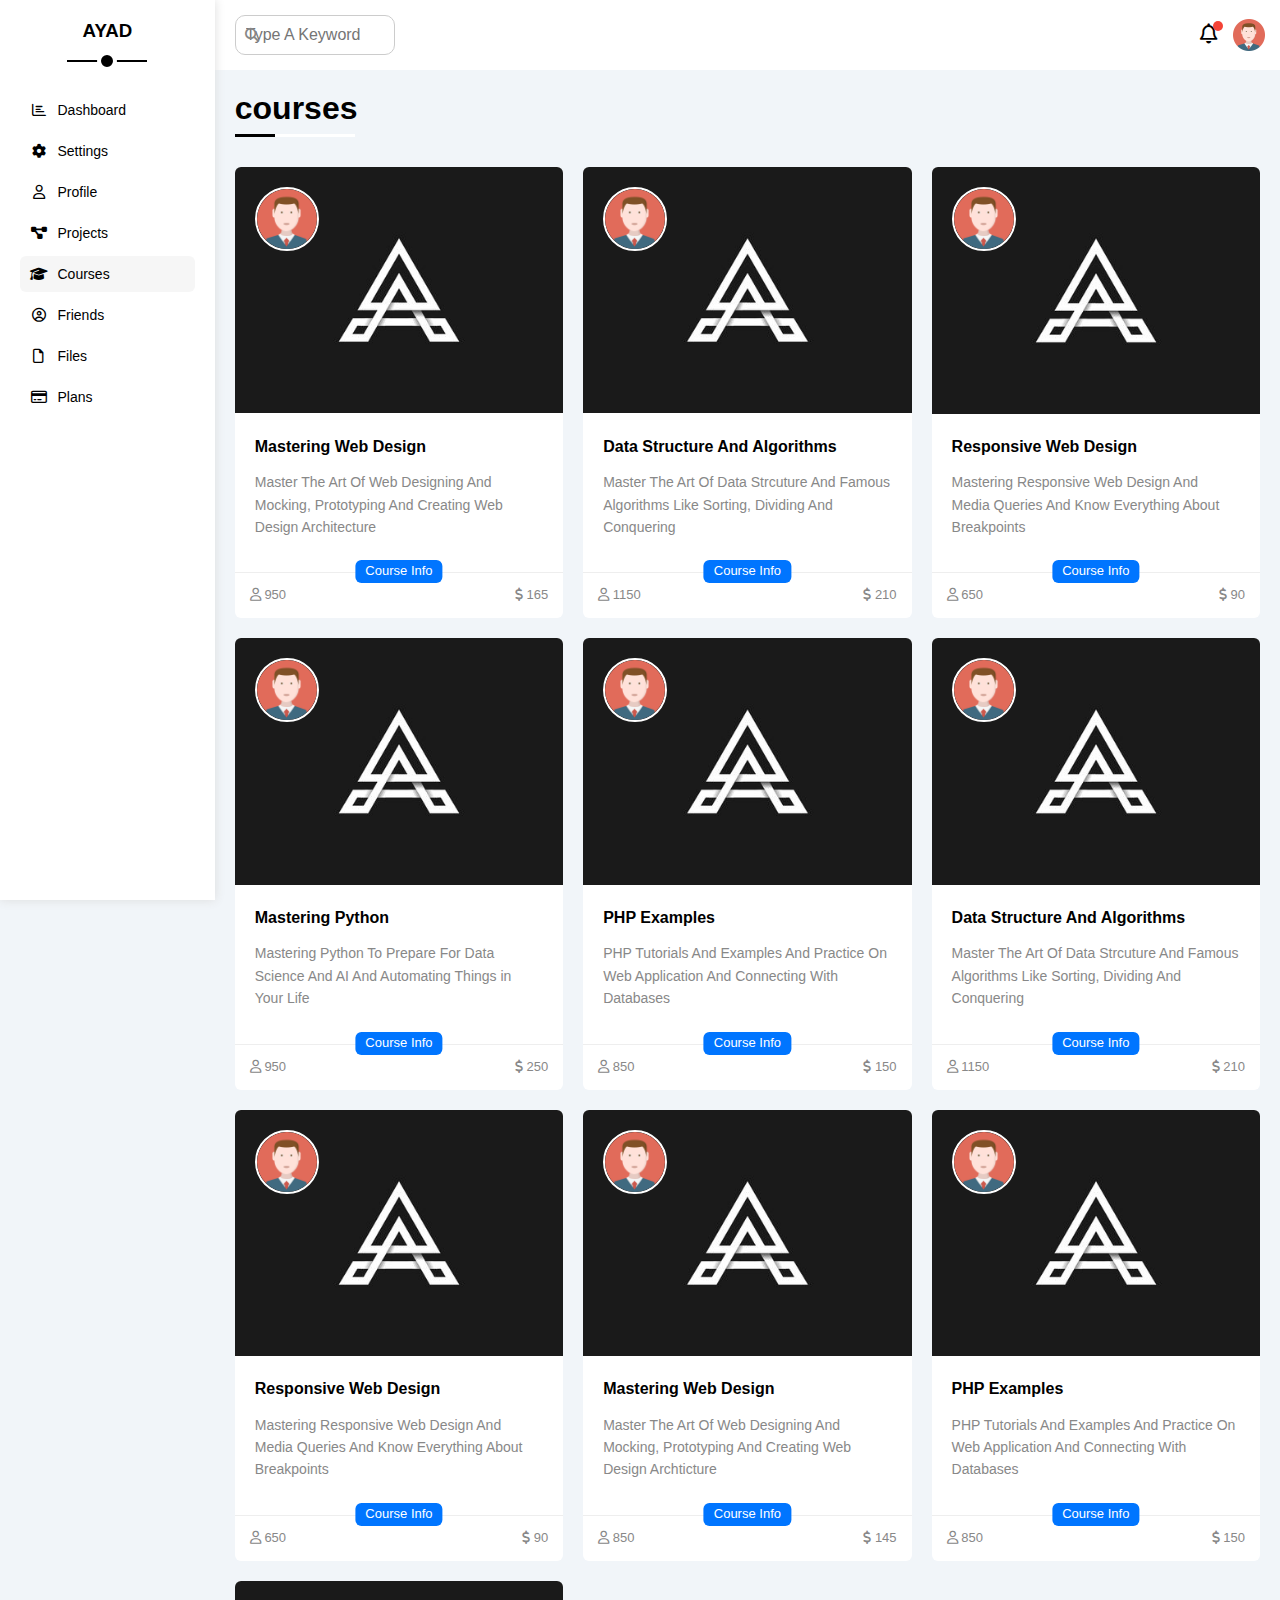
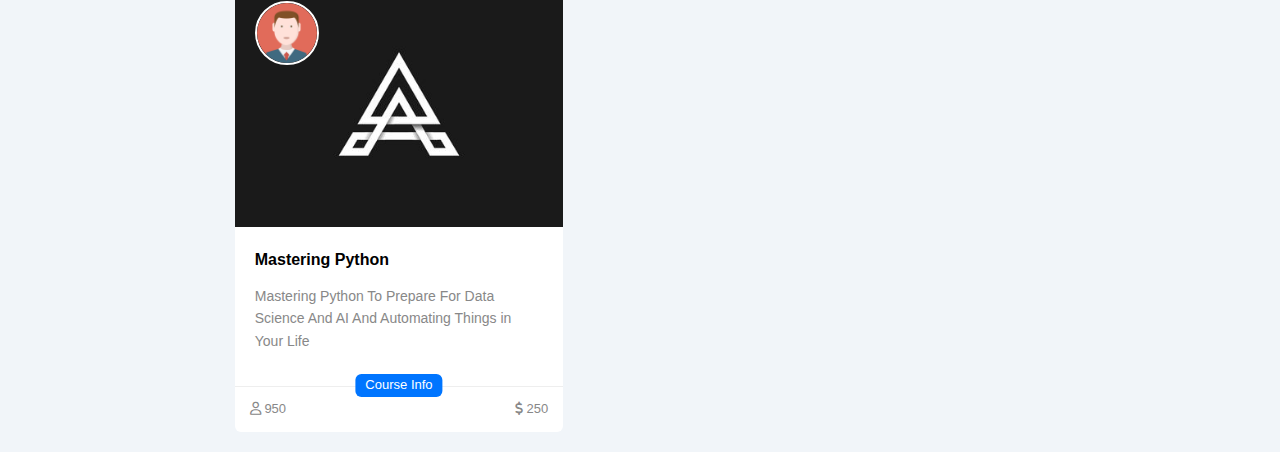
<file: courses.html>
<!DOCTYPE html>
<html lang="en">
<head>
    <meta charset="UTF-8">
    <meta name="viewport" content="width=device-width, initial-scale=1.0">
    <link rel="stylesheet" href="css/index.css">
    <link rel="stylesheet" href="css/normalraize.css">
    <link rel="stylesheet" href="css/all.min.css">
    <link rel="stylesheet" href="css/framework.css">
    <title>courses</title>
</head>
<body>
  <div class="page d-flex">
    <div class="sidebar bg-white p-20 p-relative">
      <h3 class="p-relative txt-c mt-0">AYAD</h3>
      <ul>
        <li>
          <a class="d-flex align-center fs-14 c-black rad-6 p-10" href="index.html">
            <i class="fa-regular fa-chart-bar fa-fw"></i>
            <span>Dashboard</span>
          </a>
        </li>
        <li>
          <a class="  d-flex align-center fs-14 c-black rad-6 p-10" href="settings.html">
            <i class="fa-solid fa-gear fa-fw"></i>
            <span>Settings</span>
          </a>
        </li>
        <li>
          <a class="d-flex align-center fs-14 c-black rad-6 p-10" href="profile.html">
            <i class="fa-regular fa-user fa-fw"></i>
            <span>Profile</span>
          </a>
        </li>
        <li>
          <a class=" d-flex align-center fs-14 c-black rad-6 p-10" href="projects.html">
            <i class="fa-solid fa-diagram-project fa-fw"></i>
            <span>Projects</span>
          </a>
        </li>
        <li>
          <a class="active d-flex align-center fs-14 c-black rad-6 p-10" href="courses.html">
            <i class="fa-solid fa-graduation-cap fa-fw"></i>
            <span>Courses</span>
          </a>
        </li>
        <li>
          <a class="d-flex align-center fs-14 c-black rad-6 p-10" href="friends.html">
            <i class="fa-regular fa-circle-user fa-fw"></i>
            <span>Friends</span>
          </a>
        </li>
        <li>
          <a class="d-flex align-center fs-14 c-black rad-6 p-10" href="files.html">
            <i class="fa-regular fa-file fa-fw"></i>
            <span>Files</span>
          </a>
        </li>
        <li>
          <a class="d-flex align-center fs-14 c-black rad-6 p-10" href="plans.html">
            <i class="fa-regular fa-credit-card fa-fw"></i>
            <span>Plans</span>
          </a>
        </li>
      </ul>
    </div>
    <div class="content w-full">
      <!-- Start Head -->
      <div class="head bg-white p-15 between-flex">
        <div class="search p-relative">
          <input class="p-10" type="search" placeholder="Type A Keyword" />
        </div>
        <div class="icons d-flex align-center">
          <span class="notification p-relative">
            <i class="fa-regular fa-bell fa-lg"></i>
          </span>
          <img decoding="async" src="css/avatar.png" alt="" />
        </div>
      </div>
      <!-- End Head -->
      <h1 class="p-relative">courses</h1>
      <div class="courses-page d-grid m-20 gap-20">
        <div class="course bg-white rad-6 p-relative">
            <img decoding="async" class="cover" src="css/course-01.jpg" alt="" />
            <img decoding="async" class="instructor" src="css/avatar.png" alt="" />
          <div class="p-20">
            <h4 class="m-0">Mastering Web Design</h4>
            <p class="description c-grey mt-15 fs-14">
              Master The Art Of Web Designing And Mocking, Prototyping And Creating Web Design Architecture
            </p>
          </div>
          <div class="info p-15 p-relative between-flex">
            <span class="title bg-blue c-white btn-shape">Course Info</span>
            <span class="c-grey">
              <i class="fa-regular fa-user"></i>
              950
            </span>
            <span class="c-grey">
              <i class="fa-solid fa-dollar-sign"></i>
              165
            </span>
          </div>
        </div>
        <div class="course bg-white rad-6 p-relative">
            <img decoding="async" class="cover" src="css/course-01.jpg" alt="" />
            <img decoding="async" class="instructor" src="css/avatar.png" alt="" />
          <div class="p-20">
            <h4 class="m-0">Data Structure And Algorithms</h4>
            <p class="description c-grey mt-15 fs-14">
              Master The Art Of Data Strcuture And Famous Algorithms Like Sorting, Dividing And Conquering
            </p>
          </div>
          <div class="info p-15 p-relative between-flex">
            <span class="title bg-blue c-white btn-shape">Course Info</span>
            <span class="c-grey"> <i class="fa-regular fa-user"></i> 1150</span>
            <span class="c-grey"><i class="fa-solid fa-dollar-sign"></i> 210</span>
          </div>
        </div>
        <div class="course bg-white rad-6 p-relative">
            <img decoding="async" class="cover" src="css/course-01.jpg" alt="" />
            <img decoding="async" class="instructor" src="css/avatar.png" alt="" />
          <div class="p-20">
            <h4 class="m-0">Responsive Web Design</h4>
            <p class="description c-grey mt-15 fs-14">
              Mastering Responsive Web Design And Media Queries And Know Everything About Breakpoints
            </p>
          </div>
          <div class="info p-15 p-relative between-flex">
            <span class="title bg-blue c-white btn-shape">Course Info</span>
            <span class="c-grey"> <i class="fa-regular fa-user"></i> 650</span>
            <span class="c-grey"><i class="fa-solid fa-dollar-sign"></i> 90</span>
          </div>
        </div>
        <div class="course bg-white rad-6 p-relative">
            <img decoding="async" class="cover" src="css/course-01.jpg" alt="" />
            <img decoding="async" class="instructor" src="css/avatar.png" alt="" />
          <div class="p-20">
            <h4 class="m-0">Mastering Python</h4>
            <p class="description c-grey mt-15 fs-14">
              Mastering Python To Prepare For Data Science And AI And Automating Things in Your Life
            </p>
          </div>
          <div class="info p-15 p-relative between-flex">
            <span class="title bg-blue c-white btn-shape">Course Info</span>
            <span class="c-grey"> <i class="fa-regular fa-user"></i> 950</span>
            <span class="c-grey"><i class="fa-solid fa-dollar-sign"></i> 250</span>
          </div>
        </div>
        <div class="course bg-white rad-6 p-relative">
            <img decoding="async" class="cover" src="css/course-01.jpg" alt="" />
            <img decoding="async" class="instructor" src="css/avatar.png" alt="" />
          <div class="p-20">
            <h4 class="m-0">PHP Examples</h4>
            <p class="description c-grey mt-15 fs-14">
              PHP Tutorials And Examples And Practice On Web Application And Connecting With Databases
            </p>
          </div>
          <div class="info p-15 p-relative between-flex">
            <span class="title bg-blue c-white btn-shape">Course Info</span>
            <span class="c-grey"> <i class="fa-regular fa-user"></i> 850</span>
            <span class="c-grey"><i class="fa-solid fa-dollar-sign"></i> 150</span>
          </div>
        </div>
        <div class="course bg-white rad-6 p-relative">
            <img decoding="async" class="cover" src="css/course-01.jpg" alt="" />
            <img decoding="async" class="instructor" src="css/avatar.png" alt="" />
          <div class="p-20">
            <h4 class="m-0">Data Structure And Algorithms</h4>
            <p class="description c-grey mt-15 fs-14">
              Master The Art Of Data Strcuture And Famous Algorithms Like Sorting, Dividing And Conquering
            </p>
          </div>
          <div class="info p-15 p-relative between-flex">
            <span class="title bg-blue c-white btn-shape">Course Info</span>
            <span class="c-grey"> <i class="fa-regular fa-user"></i> 1150</span>
            <span class="c-grey"><i class="fa-solid fa-dollar-sign"></i> 210</span>
          </div>
        </div>
        <div class="course bg-white rad-6 p-relative">
            <img decoding="async" class="cover" src="css/course-01.jpg" alt="" />
            <img decoding="async" class="instructor" src="css/avatar.png" alt="" />
          <div class="p-20">
            <h4 class="m-0">Responsive Web Design</h4>
            <p class="description c-grey mt-15 fs-14">
              Mastering Responsive Web Design And Media Queries And Know Everything About Breakpoints
            </p>
          </div>
          <div class="info p-15 p-relative between-flex">
            <span class="title bg-blue c-white btn-shape">Course Info</span>
            <span class="c-grey"> <i class="fa-regular fa-user"></i> 650</span>
            <span class="c-grey"><i class="fa-solid fa-dollar-sign"></i> 90</span>
          </div>
        </div>
        <div class="course bg-white rad-6 p-relative">
            <img decoding="async" class="cover" src="css/course-01.jpg" alt="" />
            <img decoding="async" class="instructor" src="css/avatar.png" alt="" />
          <div class="p-20">
            <h4 class="m-0">Mastering Web Design</h4>
            <p class="description c-grey mt-15 fs-14">
              Master The Art Of Web Designing And Mocking, Prototyping And Creating Web Design Archticture
            </p>
          </div>
          <div class="info p-15 p-relative between-flex">
            <span class="title bg-blue c-white btn-shape">Course Info</span>
            <span class="c-grey"> <i class="fa-regular fa-user"></i> 850</span>
            <span class="c-grey"><i class="fa-solid fa-dollar-sign"></i> 145</span>
          </div>
        </div>
        <div class="course bg-white rad-6 p-relative">
            <img decoding="async" class="cover" src="css/course-01.jpg" alt="" />
            <img decoding="async" class="instructor" src="css/avatar.png" alt="" />
          <div class="p-20">
            <h4 class="m-0">PHP Examples</h4>
            <p class="description c-grey mt-15 fs-14">
              PHP Tutorials And Examples And Practice On Web Application And Connecting With Databases
            </p>
          </div>
          <div class="info p-15 p-relative between-flex">
            <span class="title bg-blue c-white btn-shape">Course Info</span>
            <span class="c-grey"> <i class="fa-regular fa-user"></i> 850</span>
            <span class="c-grey"><i class="fa-solid fa-dollar-sign"></i> 150</span>
          </div>
        </div>
        <div class="course bg-white rad-6 p-relative">
          <img decoding="async" class="cover" src="css/course-01.jpg" alt="" />
          <img decoding="async" class="instructor" src="css/avatar.png" alt="" />
          <div class="p-20">
            <h4 class="m-0">Mastering Python</h4>
            <p class="description c-grey mt-15 fs-14">
              Mastering Python To Prepare For Data Science And AI And Automating Things in Your Life
            </p>
          </div>


          <div class="info p-15 p-relative between-flex">
            <span class="title bg-blue c-white btn-shape">Course Info</span>
            <span class="c-grey"> <i class="fa-regular fa-user"></i> 950</span>
            <span class="c-grey"><i class="fa-solid fa-dollar-sign"></i> 250</span>
          </div>

        </div>

      </div>

    </div>

  </div>

</body>
</html>
</file>
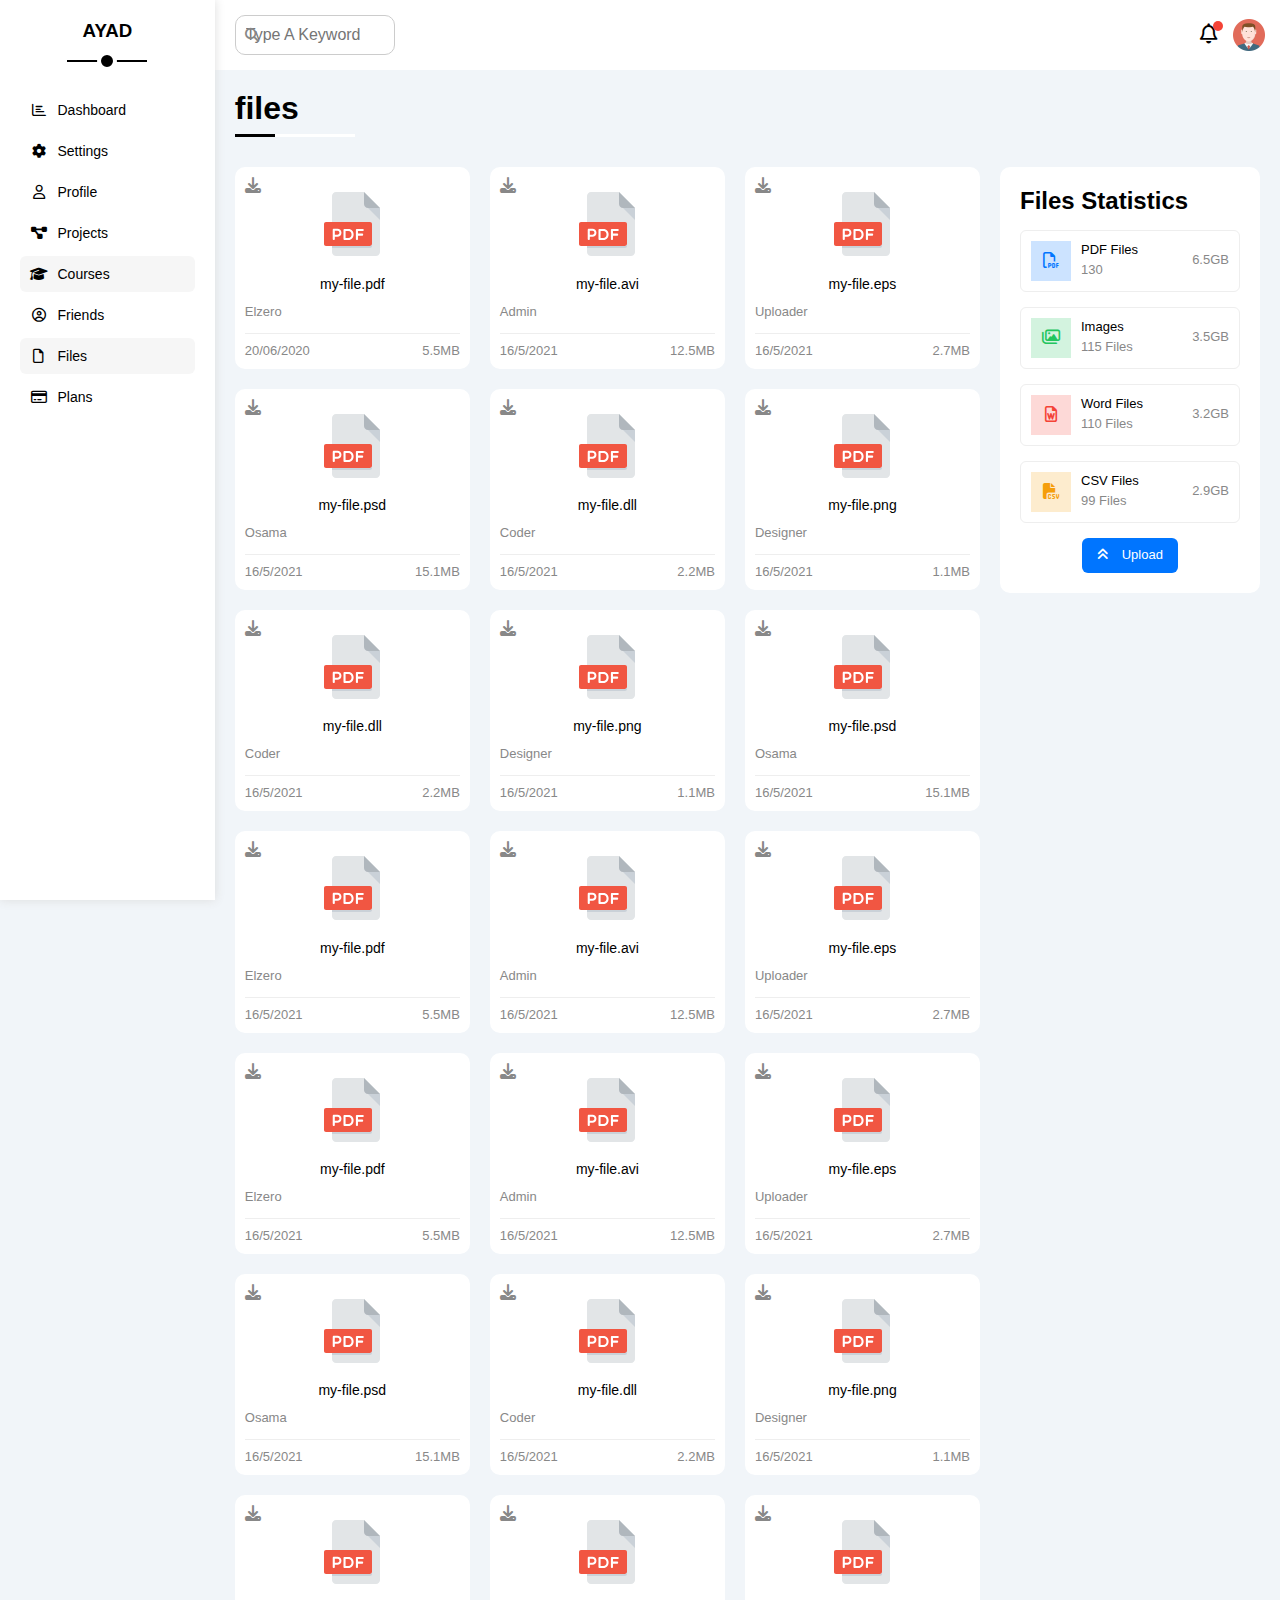
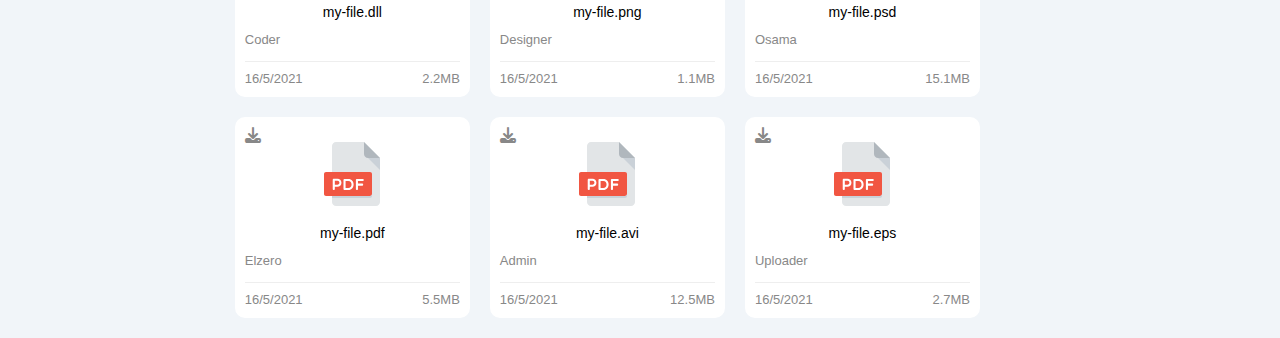
<file: files.html>
<!DOCTYPE html>
<html lang="en">
<head>
    <meta charset="UTF-8">
    <meta name="viewport" content="width=device-width, initial-scale=1.0">
    <link rel="stylesheet" href="css/index.css">
    <link rel="stylesheet" href="css/normalraize.css">
    <link rel="stylesheet" href="css/all.min.css">
    <link rel="stylesheet" href="css/framework.css">
    <title>files</title>
</head>
<body>
  <div class="page d-flex">
    <div class="sidebar bg-white p-20 p-relative">
      <h3 class="p-relative txt-c mt-0">AYAD</h3>
      <ul>
        <li>
          <a class="d-flex align-center fs-14 c-black rad-6 p-10" href="index.html">
            <i class="fa-regular fa-chart-bar fa-fw"></i>
            <span>Dashboard</span>
          </a>
        </li>
        <li>
          <a class="  d-flex align-center fs-14 c-black rad-6 p-10" href="settings.html">
            <i class="fa-solid fa-gear fa-fw"></i>
            <span>Settings</span>
          </a>
        </li>
        <li>
          <a class="d-flex align-center fs-14 c-black rad-6 p-10" href="profile.html">
            <i class="fa-regular fa-user fa-fw"></i>
            <span>Profile</span>
          </a>
        </li>
        <li>
          <a class=" d-flex align-center fs-14 c-black rad-6 p-10" href="projects.html">
            <i class="fa-solid fa-diagram-project fa-fw"></i>
            <span>Projects</span>
          </a>
        </li>
        <li>
          <a class="active d-flex align-center fs-14 c-black rad-6 p-10" href="courses.html">
            <i class="fa-solid fa-graduation-cap fa-fw"></i>
            <span>Courses</span>
          </a>
        </li>
        <li>
          <a class="d-flex align-center fs-14 c-black rad-6 p-10" href="friends.html">
            <i class="fa-regular fa-circle-user fa-fw"></i>
            <span>Friends</span>
          </a>
        </li>
        <li>
          <a class="active d-flex align-center fs-14 c-black rad-6 p-10" href="files.html">
            <i class="fa-regular fa-file fa-fw"></i>
            <span>Files</span>
          </a>
        </li>
        <li>
          <a class="d-flex align-center fs-14 c-black rad-6 p-10" href="plans.html">
            <i class="fa-regular fa-credit-card fa-fw"></i>
            <span>Plans</span>
          </a>
        </li>
      </ul>
    </div>
    <div class="content w-full">
      <!-- Start Head -->
      <div class="head bg-white p-15 between-flex">
        <div class="search p-relative">
          <input class="p-10" type="search" placeholder="Type A Keyword" />
        </div>
        <div class="icons d-flex align-center">
          <span class="notification p-relative">
            <i class="fa-regular fa-bell fa-lg"></i>
          </span>
          <img decoding="async" src="css/avatar.png" alt="" />
        </div>
      </div>
      <!-- End Head -->
      <h1 class="p-relative">files</h1>
      <div class="files-page d-flex m-20 gap-20">
        <div class="files-stats p-20 bg-white rad-10">
          <h2 class="mt-0 mb-15 txt-c-mobile">Files Statistics</h2>
          <div class="d-flex align-center border-eee p-10 rad-6 mb-15 fs-13">
            <i class="fa-regular fa-file-pdf fa-lg blue center-flex c-blue icon"></i>
            <div class="info">
              <span>PDF Files</span>
              <span class="c-grey d-block mt-5">130</span>
            </div>
            <div class="size c-grey">6.5GB</div>
          </div>
          <div class="d-flex align-center border-eee p-10 rad-6 mb-15 fs-13">
            <i class="fa-regular fa-images fa-lg green center-flex c-green icon"></i>
            <div class="info">
              <span>Images</span>
              <span class="c-grey d-block mt-5">115 Files</span>
            </div>
            <div class="size c-grey">3.5GB</div>
          </div>
          <div class="d-flex align-center border-eee p-10 rad-6 mb-15 fs-13">
            <i class="fa-regular fa-file-word fa-lg red center-flex c-red icon"></i>
            <div class="info">
              <span>Word Files</span>
              <span class="c-grey d-block mt-5">110 Files</span>
            </div>
            <div class="size c-grey">3.2GB</div>
          </div>
          <div class="d-flex align-center border-eee p-10 rad-6 fs-13">
            <i class="fa-solid fa-file-csv fa-lg orange center-flex c-orange icon"></i>
            <div class="info">
              <span>CSV Files</span>
              <span class="c-grey d-block mt-5">99 Files</span>
            </div>
            <div class="size c-grey">2.9GB</div>
          </div>
          <a class="upload bg-blue c-white fs-13 rad-6 d-block w-fit" href="#">
            <i class="fa-solid fa-angles-up mr-10"></i>
            Upload
          </a>
        </div>
        <div class="files-content d-grid gap-20">
          <div class="file bg-white p-10 rad-10">
            <i class="fa-solid fa-download c-grey p-absolute"></i>
            <div class="icon txt-c">
              <img decoding="async" class="mt-15 mb-15" src="css/pdf.svg" alt="" />
            </div>
            <div class="txt-c mb-10 fs-14">my-file.pdf</div>
            <p class="c-grey fs-13">Elzero</p>
            <div class="info between-flex mt-10 pt-10 fs-13 c-grey">
              <span>20/06/2020</span>
              <span>5.5MB</span>
            </div>
          </div>
          <div class="file bg-white p-10 rad-10">
            <i class="fa-solid fa-download c-grey p-absolute"></i>
            <div class="icon txt-c">
              <img decoding="async" class="mt-15 mb-15" src="css/pdf.svg" alt="" />
            </div>
            <div class="txt-c mb-10 fs-14">my-file.avi</div>
            <p class="c-grey fs-13">Admin</p>
            <div class="info between-flex mt-10 pt-10 fs-13 c-grey">
              <span>16/5/2021</span>
              <span>12.5MB</span>
            </div>
          </div>
          <div class="file bg-white p-10 rad-10">
            <i class="fa-solid fa-download c-grey p-absolute"></i>
            <div class="icon txt-c">
              <img decoding="async" class="mt-15 mb-15" src="css/pdf.svg" alt="" />
            </div>
            <div class="txt-c mb-10 fs-14">my-file.eps</div>
            <p class="c-grey fs-13">Uploader</p>
            <div class="info between-flex mt-10 pt-10 fs-13 c-grey">
              <span>16/5/2021</span>
              <span>2.7MB</span>
            </div>
          </div>
          <div class="file bg-white p-10 rad-10">
            <i class="fa-solid fa-download c-grey p-absolute"></i>
            <div class="icon txt-c">
              <img decoding="async" class="mt-15 mb-15" src="css/pdf.svg" alt="" />
            </div>
            <div class="txt-c mb-10 fs-14">my-file.psd</div>
            <p class="c-grey fs-13">Osama</p>
            <div class="info between-flex mt-10 pt-10 fs-13 c-grey">
              <span>16/5/2021</span>
              <span>15.1MB</span>
            </div>
          </div>
          <div class="file bg-white p-10 rad-10">
            <i class="fa-solid fa-download c-grey p-absolute"></i>
            <div class="icon txt-c">
              <img decoding="async" class="mt-15 mb-15" src="css/pdf.svg" alt="" />
            </div>
            <div class="txt-c mb-10 fs-14">my-file.dll</div>
            <p class="c-grey fs-13">Coder</p>
            <div class="info between-flex mt-10 pt-10 fs-13 c-grey">
              <span>16/5/2021</span>
              <span>2.2MB</span>
            </div>
          </div>
          <div class="file bg-white p-10 rad-10">
            <i class="fa-solid fa-download c-grey p-absolute"></i>
            <div class="icon txt-c">
              <img decoding="async" class="mt-15 mb-15" src="css/pdf.svg" alt="" />
            </div>
            <div class="txt-c mb-10 fs-14">my-file.png</div>
            <p class="c-grey fs-13">Designer</p>
            <div class="info between-flex mt-10 pt-10 fs-13 c-grey">
              <span>16/5/2021</span>
              <span>1.1MB</span>
            </div>
          </div>
          <div class="file bg-white p-10 rad-10">
            <i class="fa-solid fa-download c-grey p-absolute"></i>
            <div class="icon txt-c">
              <img decoding="async" class="mt-15 mb-15" src="css/pdf.svg" alt="" />
            </div>
            <div class="txt-c mb-10 fs-14">my-file.dll</div>
            <p class="c-grey fs-13">Coder</p>
            <div class="info between-flex mt-10 pt-10 fs-13 c-grey">
              <span>16/5/2021</span>
              <span>2.2MB</span>
            </div>
          </div>
          <div class="file bg-white p-10 rad-10">
            <i class="fa-solid fa-download c-grey p-absolute"></i>
            <div class="icon txt-c">
              <img decoding="async" class="mt-15 mb-15" src="css/pdf.svg" alt="" />
            </div>
            <div class="txt-c mb-10 fs-14">my-file.png</div>
            <p class="c-grey fs-13">Designer</p>
            <div class="info between-flex mt-10 pt-10 fs-13 c-grey">
              <span>16/5/2021</span>
              <span>1.1MB</span>
            </div>
          </div>
          <div class="file bg-white p-10 rad-10">
            <i class="fa-solid fa-download c-grey p-absolute"></i>
            <div class="icon txt-c">
              <img decoding="async" class="mt-15 mb-15"src="css/pdf.svg" alt="" />
            </div>
            <div class="txt-c mb-10 fs-14">my-file.psd</div>
            <p class="c-grey fs-13">Osama</p>
            <div class="info between-flex mt-10 pt-10 fs-13 c-grey">
              <span>16/5/2021</span>
              <span>15.1MB</span>
            </div>
          </div>
          <div class="file bg-white p-10 rad-10">
            <i class="fa-solid fa-download c-grey p-absolute"></i>
            <div class="icon txt-c">
              <img decoding="async" class="mt-15 mb-15" src="css/pdf.svg" alt="" />
            </div>
            <div class="txt-c mb-10 fs-14">my-file.pdf</div>
            <p class="c-grey fs-13">Elzero</p>
            <div class="info between-flex mt-10 pt-10 fs-13 c-grey">
              <span>16/5/2021</span>
              <span>5.5MB</span>
            </div>
          </div>
          <div class="file bg-white p-10 rad-10">
            <i class="fa-solid fa-download c-grey p-absolute"></i>
            <div class="icon txt-c">
              <img decoding="async" class="mt-15 mb-15" src="css/pdf.svg" alt="" />
            </div>
            <div class="txt-c mb-10 fs-14">my-file.avi</div>
            <p class="c-grey fs-13">Admin</p>
            <div class="info between-flex mt-10 pt-10 fs-13 c-grey">
              <span>16/5/2021</span>
              <span>12.5MB</span>
            </div>
          </div>
          <div class="file bg-white p-10 rad-10">
            <i class="fa-solid fa-download c-grey p-absolute"></i>
            <div class="icon txt-c">
              <img decoding="async" class="mt-15 mb-15" src="css/pdf.svg" alt="" />
            </div>
            <div class="txt-c mb-10 fs-14">my-file.eps</div>
            <p class="c-grey fs-13">Uploader</p>
            <div class="info between-flex mt-10 pt-10 fs-13 c-grey">
              <span>16/5/2021</span>
              <span>2.7MB</span>
            </div>
          </div>
          <div class="file bg-white p-10 rad-10">
            <i class="fa-solid fa-download c-grey p-absolute"></i>
            <div class="icon txt-c">
              <img decoding="async" class="mt-15 mb-15" src="css/pdf.svg" alt="" />
            </div>
            <div class="txt-c mb-10 fs-14">my-file.pdf</div>
            <p class="c-grey fs-13">Elzero</p>
            <div class="info between-flex mt-10 pt-10 fs-13 c-grey">
              <span>16/5/2021</span>
              <span>5.5MB</span>
            </div>
          </div>
          <div class="file bg-white p-10 rad-10">
            <i class="fa-solid fa-download c-grey p-absolute"></i>
            <div class="icon txt-c">
              <img decoding="async" class="mt-15 mb-15" src="css/pdf.svg" alt="" />
            </div>
            <div class="txt-c mb-10 fs-14">my-file.avi</div>
            <p class="c-grey fs-13">Admin</p>
            <div class="info between-flex mt-10 pt-10 fs-13 c-grey">
              <span>16/5/2021</span>
              <span>12.5MB</span>
            </div>
          </div>
          <div class="file bg-white p-10 rad-10">
            <i class="fa-solid fa-download c-grey p-absolute"></i>
            <div class="icon txt-c">
              <img decoding="async" class="mt-15 mb-15" src="css/pdf.svg" alt="" />
            </div>
            <div class="txt-c mb-10 fs-14">my-file.eps</div>
            <p class="c-grey fs-13">Uploader</p>
            <div class="info between-flex mt-10 pt-10 fs-13 c-grey">
              <span>16/5/2021</span>
              <span>2.7MB</span>
            </div>
          </div>
          <div class="file bg-white p-10 rad-10">
            <i class="fa-solid fa-download c-grey p-absolute"></i>
            <div class="icon txt-c">
              <img decoding="async" class="mt-15 mb-15" src="css/pdf.svg" alt="" />
            </div>
            <div class="txt-c mb-10 fs-14">my-file.psd</div>
            <p class="c-grey fs-13">Osama</p>
            <div class="info between-flex mt-10 pt-10 fs-13 c-grey">
              <span>16/5/2021</span>
              <span>15.1MB</span>
            </div>
          </div>
          <div class="file bg-white p-10 rad-10">
            <i class="fa-solid fa-download c-grey p-absolute"></i>
            <div class="icon txt-c">
              <img decoding="async" class="mt-15 mb-15" src="css/pdf.svg" alt="" />
            </div>
            <div class="txt-c mb-10 fs-14">my-file.dll</div>
            <p class="c-grey fs-13">Coder</p>
            <div class="info between-flex mt-10 pt-10 fs-13 c-grey">
              <span>16/5/2021</span>
              <span>2.2MB</span>
            </div>
          </div>
          <div class="file bg-white p-10 rad-10">
            <i class="fa-solid fa-download c-grey p-absolute"></i>
            <div class="icon txt-c">
              <img decoding="async" class="mt-15 mb-15" src="css/pdf.svg" alt="" />
            </div>
            <div class="txt-c mb-10 fs-14">my-file.png</div>
            <p class="c-grey fs-13">Designer</p>
            <div class="info between-flex mt-10 pt-10 fs-13 c-grey">
              <span>16/5/2021</span>
              <span>1.1MB</span>
            </div>
          </div>
          <div class="file bg-white p-10 rad-10">
            <i class="fa-solid fa-download c-grey p-absolute"></i>
            <div class="icon txt-c">
              <img decoding="async" class="mt-15 mb-15" src="css/pdf.svg" alt="" />
            </div>
            <div class="txt-c mb-10 fs-14">my-file.dll</div>
            <p class="c-grey fs-13">Coder</p>
            <div class="info between-flex mt-10 pt-10 fs-13 c-grey">
              <span>16/5/2021</span>
              <span>2.2MB</span>
            </div>
          </div>
          <div class="file bg-white p-10 rad-10">
            <i class="fa-solid fa-download c-grey p-absolute"></i>
            <div class="icon txt-c">
              <img decoding="async" class="mt-15 mb-15" src="css/pdf.svg" alt="" />
            </div>
            <div class="txt-c mb-10 fs-14">my-file.png</div>
            <p class="c-grey fs-13">Designer</p>
            <div class="info between-flex mt-10 pt-10 fs-13 c-grey">
              <span>16/5/2021</span>
              <span>1.1MB</span>
            </div>
          </div>
          <div class="file bg-white p-10 rad-10">
            <i class="fa-solid fa-download c-grey p-absolute"></i>
            <div class="icon txt-c">
              <img decoding="async" class="mt-15 mb-15" src="css/pdf.svg" alt="" />
            </div>
            <div class="txt-c mb-10 fs-14">my-file.psd</div>
            <p class="c-grey fs-13">Osama</p>
            <div class="info between-flex mt-10 pt-10 fs-13 c-grey">
              <span>16/5/2021</span>
              <span>15.1MB</span>
            </div>
          </div>
          <div class="file bg-white p-10 rad-10">
            <i class="fa-solid fa-download c-grey p-absolute"></i>
            <div class="icon txt-c">
              <img decoding="async" class="mt-15 mb-15" src="css/pdf.svg" alt="" />
            </div>
            <div class="txt-c mb-10 fs-14">my-file.pdf</div>
            <p class="c-grey fs-13">Elzero</p>
            <div class="info between-flex mt-10 pt-10 fs-13 c-grey">
              <span>16/5/2021</span>
              <span>5.5MB</span>
            </div>
          </div>
          <div class="file bg-white p-10 rad-10">
            <i class="fa-solid fa-download c-grey p-absolute"></i>
            <div class="icon txt-c">
              <img decoding="async" class="mt-15 mb-15" src="css/pdf.svg" alt="" />
            </div>
            <div class="txt-c mb-10 fs-14">my-file.avi</div>
            <p class="c-grey fs-13">Admin</p>
            <div class="info between-flex mt-10 pt-10 fs-13 c-grey">
              <span>16/5/2021</span>
              <span>12.5MB</span>
            </div>
          </div>
          <div class="file bg-white p-10 rad-10">
            <i class="fa-solid fa-download c-grey p-absolute"></i>
            <div class="icon txt-c">
              <img decoding="async" class="mt-15 mb-15" src="css/pdf.svg" alt="" />
            </div>
            <div class="txt-c mb-10 fs-14">my-file.eps</div>
            <p class="c-grey fs-13">Uploader</p>
            <div class="info between-flex mt-10 pt-10 fs-13 c-grey">
              <span>16/5/2021</span>
              <span>2.7MB</span>
            </div>
          </div>
        </div>
      </div>
    </div>
  </div>
</body>
</html>
</file>
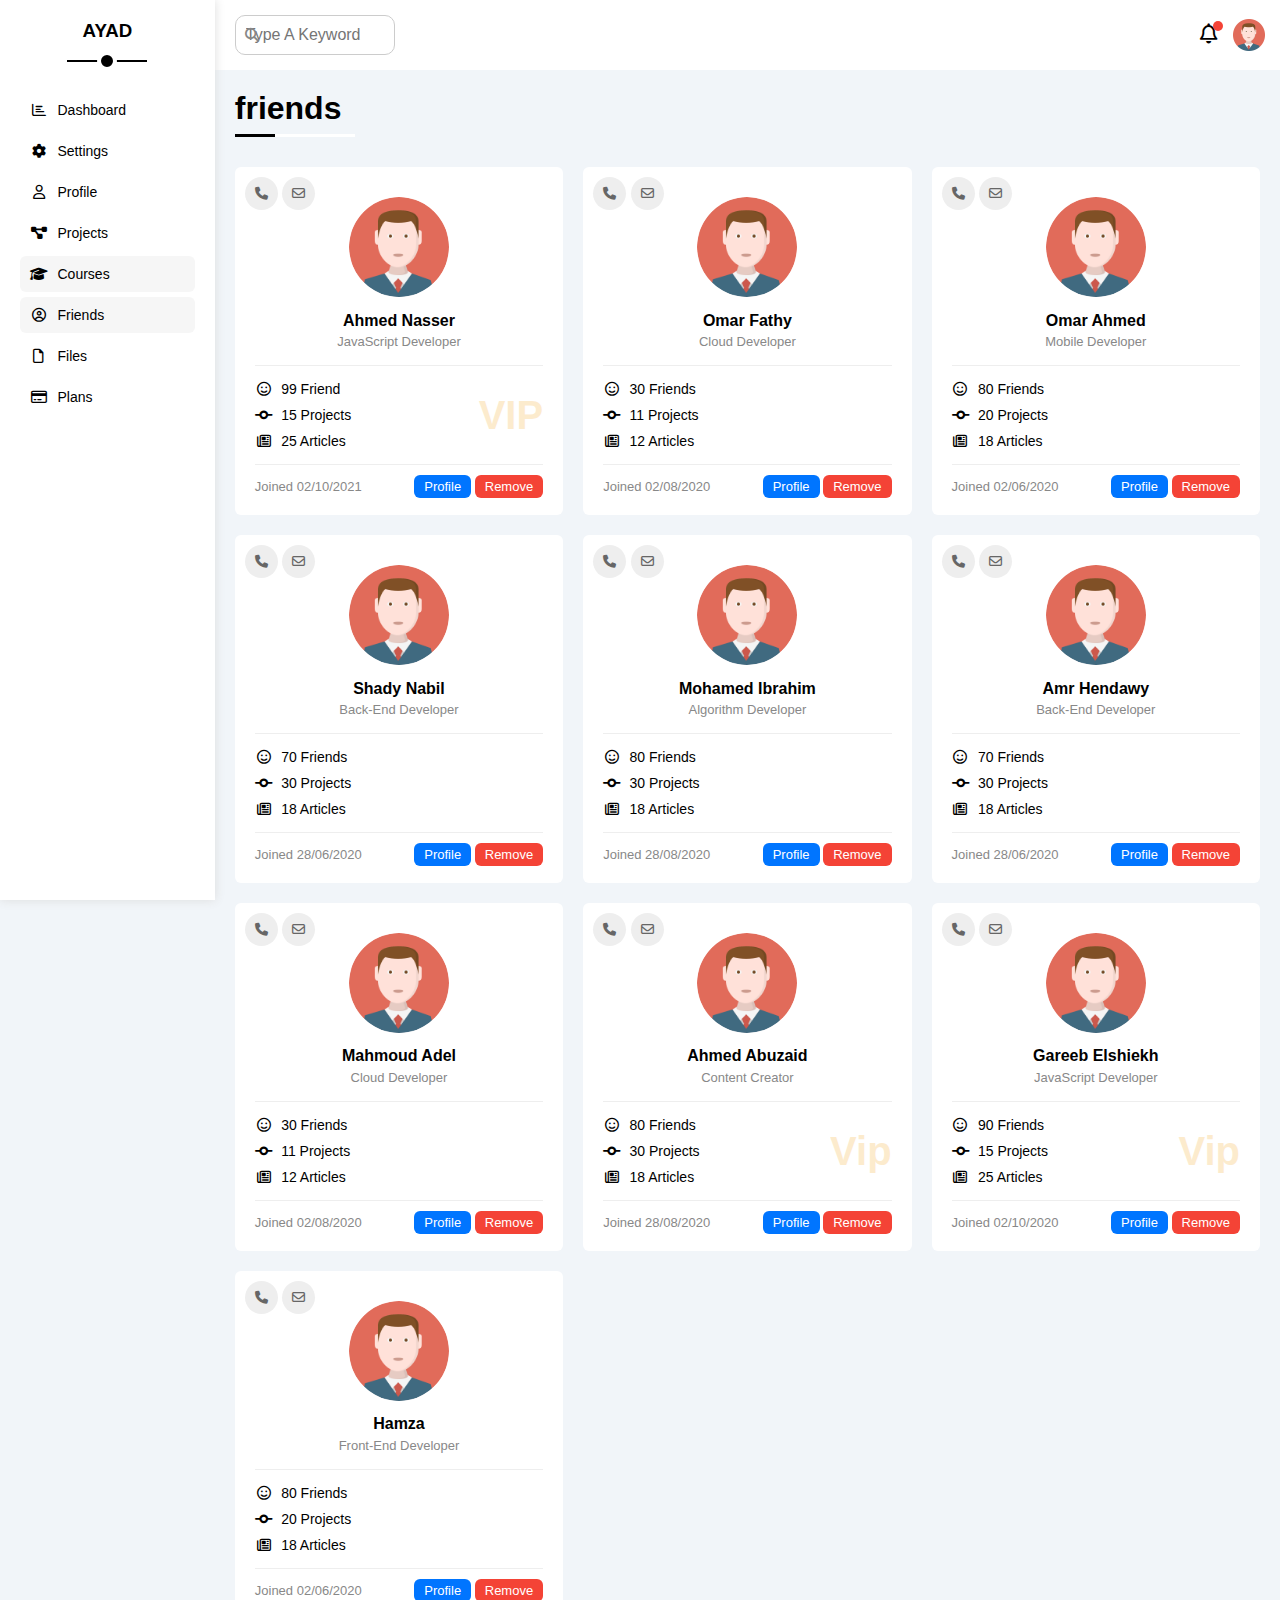
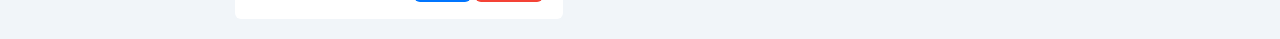
<file: friends.html>
<!DOCTYPE html>
<html lang="en">
<head>
    <meta charset="UTF-8">
    <meta name="viewport" content="width=device-width, initial-scale=1.0">
    <link rel="stylesheet" href="css/index.css">
    <link rel="stylesheet" href="css/normalraize.css">
    <link rel="stylesheet" href="css/all.min.css">
    <link rel="stylesheet" href="css/framework.css">
    <title>friends</title>
</head>
<body>
  <div class="page d-flex">
    <div class="sidebar bg-white p-20 p-relative">
      <h3 class="p-relative txt-c mt-0">AYAD</h3>
      <ul>
        <li>
          <a class="d-flex align-center fs-14 c-black rad-6 p-10" href="index.html">
            <i class="fa-regular fa-chart-bar fa-fw"></i>
            <span>Dashboard</span>
          </a>
        </li>
        <li>
          <a class="  d-flex align-center fs-14 c-black rad-6 p-10" href="settings.html">
            <i class="fa-solid fa-gear fa-fw"></i>
            <span>Settings</span>
          </a>
        </li>
        <li>
          <a class="d-flex align-center fs-14 c-black rad-6 p-10" href="profile.html">
            <i class="fa-regular fa-user fa-fw"></i>
            <span>Profile</span>
          </a>
        </li>
        <li>
          <a class=" d-flex align-center fs-14 c-black rad-6 p-10" href="projects.html">
            <i class="fa-solid fa-diagram-project fa-fw"></i>
            <span>Projects</span>
          </a>
        </li>
        <li>
          <a class="active d-flex align-center fs-14 c-black rad-6 p-10" href="courses.html">
            <i class="fa-solid fa-graduation-cap fa-fw"></i>
            <span>Courses</span>
          </a>
        </li>
        <li>
          <a class="active d-flex align-center fs-14 c-black rad-6 p-10" href="friends.html">
            <i class="fa-regular fa-circle-user fa-fw"></i>
            <span>Friends</span>
          </a>
        </li>
        <li>
          <a class="d-flex align-center fs-14 c-black rad-6 p-10" href="files.html">
            <i class="fa-regular fa-file fa-fw"></i>
            <span>Files</span>
          </a>
        </li>
        <li>
          <a class="d-flex align-center fs-14 c-black rad-6 p-10" href="plans.html">
            <i class="fa-regular fa-credit-card fa-fw"></i>
            <span>Plans</span>
          </a>
        </li>
      </ul>
    </div>
    <div class="content w-full">
      <!-- Start Head -->
      <div class="head bg-white p-15 between-flex">
        <div class="search p-relative">
          <input class="p-10" type="search" placeholder="Type A Keyword" />
        </div>
        <div class="icons d-flex align-center">
          <span class="notification p-relative">
            <i class="fa-regular fa-bell fa-lg"></i>
          </span>
          <img decoding="async" src="css/avatar.png" alt="" />
        </div>
      </div>
      <!-- End Head -->
      <h1 class="p-relative">friends</h1>
        <div class="friends-page d-grid m-20 gap-20">
          <div class="friend bg-white rad-6 p-20 p-relative">
            <div class="contact">
              <i class="fa-solid fa-phone"></i>
              <i class="fa-regular fa-envelope"></i>
            </div>
            <div class="txt-c">
              <img decoding="async" class="rad-half mt-10 mb-10 w-100 h-100" src="css/avatar.png" alt="" />
              <h4 class="m-0">Ahmed Nasser</h4>
              <p class="c-grey fs-13 mt-5 mb-0">JavaScript Developer</p>
            </div>
            <div class="icons fs-14 p-relative">
              <div class="mb-10">
                <i class="fa-regular fa-face-smile fa-fw"></i>
                <span>99 Friend</span>
              </div>
              <div class="mb-10">
                <i class="fa-solid fa-code-commit fa-fw"></i>
                <span>15 Projects</span>
              </div>
              <div>
                <i class="fa-regular fa-newspaper fa-fw"></i>
                <span>25 Articles</span>
              </div>
              <span class="vip fw-bold c-orange">VIP</span>
            </div>
            <div class="info between-flex fs-13">
              <span class="c-grey">Joined 02/10/2021</span>
              <div>
                <a class="bg-blue c-white btn-shape" href="profile.html">Profile</a>
                <a class="bg-red c-white btn-shape" href="#">Remove</a>
              </div>
            </div>
          </div>
          <div class="friend bg-white rad-6 p-20 p-relative">
            <div class="contact">
              <i class="fa-solid fa-phone"></i>
              <i class="fa-regular fa-envelope"></i>
            </div>
            <div class="txt-c">
              <img decoding="async" class="rad-half mt-10 mb-10 w-100 h-100" src="css/avatar.png" alt="" />
              <h4 class="m-0">Omar Fathy</h4>
              <p class="c-grey fs-13 mt-5 mb-0">Cloud Developer</p>
            </div>
            <div class="icons fs-14 p-relative">
              <div class="mb-10">
                <i class="fa-regular fa-face-smile fa-fw"></i>
                <span>30 Friends</span>
              </div>
              <div class="mb-10">
                <i class="fa-solid fa-code-commit fa-fw"></i>
                <span>11 Projects</span>
              </div>
              <div>
                <i class="fa-regular fa-newspaper fa-fw"></i>
                <span>12 Articles</span>
              </div>
            </div>
            <div class="info between-flex fs-13">
              <span class="c-grey">Joined 02/08/2020</span>
              <div>
                <a class="bg-blue c-white btn-shape" href="profile.html">Profile</a>
                <a class="bg-red c-white btn-shape" href="">Remove</a>
              </div>
            </div>
          </div>
          <div class="friend bg-white rad-6 p-20 p-relative">
            <div class="contact">
              <i class="fa-solid fa-phone"></i>
              <i class="fa-regular fa-envelope"></i>
            </div>
            <div class="txt-c">
              <img decoding="async" class="rad-half mt-10 mb-10 w-100 h-100" src="css/avatar.png" alt="" />
              <h4 class="m-0">Omar Ahmed</h4>
              <p class="c-grey fs-13 mt-5 mb-0">Mobile Developer</p>
            </div>
            <div class="icons fs-14 p-relative">
              <div class="mb-10">
                <i class="fa-regular fa-face-smile fa-fw"></i>
                <span>80 Friends</span>
              </div>
              <div class="mb-10">
                <i class="fa-solid fa-code-commit fa-fw"></i>
                <span>20 Projects</span>
              </div>
              <div>
                <i class="fa-regular fa-newspaper fa-fw"></i>
                <span>18 Articles</span>
              </div>
            </div>
            <div class="info between-flex fs-13">
              <span class="c-grey">Joined 02/06/2020</span>
              <div>
                <a class="bg-blue c-white btn-shape" href="profile.html">Profile</a>
                <a class="bg-red c-white btn-shape" href="">Remove</a>
              </div>
            </div>
          </div>
          <div class="friend bg-white rad-6 p-20 p-relative">
            <div class="contact">
              <i class="fa-solid fa-phone"></i>
              <i class="fa-regular fa-envelope"></i>
            </div>
            <div class="txt-c">
              <img decoding="async" class="rad-half mt-10 mb-10 w-100 h-100" src="css/avatar.png" alt="" />
              <h4 class="m-0">Shady Nabil</h4>
              <p class="c-grey fs-13 mt-5 mb-0">Back-End Developer</p>
            </div>
            <div class="icons fs-14 p-relative">
              <div class="mb-10">
                <i class="fa-regular fa-face-smile fa-fw"></i>
                <span>70 Friends</span>
              </div>
              <div class="mb-10">
                <i class="fa-solid fa-code-commit fa-fw"></i>
                <span>30 Projects</span>
              </div>
              <div>
                <i class="fa-regular fa-newspaper fa-fw"></i>
                <span>18 Articles</span>
              </div>
            </div>
            <div class="info between-flex fs-13">
              <span class="c-grey">Joined 28/06/2020</span>
              <div>
                <a class="bg-blue c-white btn-shape" href="profile.html">Profile</a>
                <a class="bg-red c-white btn-shape" href="">Remove</a>
              </div>
            </div>
          </div>
          <div class="friend bg-white rad-6 p-20 p-relative">
            <div class="contact">
              <i class="fa-solid fa-phone"></i>
              <i class="fa-regular fa-envelope"></i>
            </div>
            <div class="txt-c">
              <img decoding="async" class="rad-half mt-10 mb-10 w-100 h-100" src="css/avatar.png" alt="" />
              <h4 class="m-0">Mohamed Ibrahim</h4>
              <p class="c-grey fs-13 mt-5 mb-0">Algorithm Developer</p>
            </div>
            <div class="icons fs-14 p-relative">
              <div class="mb-10">
                <i class="fa-regular fa-face-smile fa-fw"></i>
                <span>80 Friends</span>
              </div>
              <div class="mb-10">
                <i class="fa-solid fa-code-commit fa-fw"></i>
                <span>30 Projects</span>
              </div>
              <div>
                <i class="fa-regular fa-newspaper fa-fw"></i>
                <span>18 Articles</span>
              </div>
            </div>
            <div class="info between-flex fs-13">
              <span class="c-grey">Joined 28/08/2020</span>
              <div>
                <a class="bg-blue c-white btn-shape" href="profile.html">Profile</a>
                <a class="bg-red c-white btn-shape" href="">Remove</a>
              </div>
            </div>
          </div>
          <div class="friend bg-white rad-6 p-20 p-relative">
            <div class="contact">
              <i class="fa-solid fa-phone"></i>
              <i class="fa-regular fa-envelope"></i>
            </div>
            <div class="txt-c">
              <img decoding="async" class="rad-half mt-10 mb-10 w-100 h-100" src="css/avatar.png" alt="" />
              <h4 class="m-0">Amr Hendawy</h4>
              <p class="c-grey fs-13 mt-5 mb-0">Back-End Developer</p>
            </div>
            <div class="icons fs-14 p-relative">
              <div class="mb-10">
                <i class="fa-regular fa-face-smile fa-fw"></i>
                <span>70 Friends</span>
              </div>
              <div class="mb-10">
                <i class="fa-solid fa-code-commit fa-fw"></i>
                <span>30 Projects</span>
              </div>
              <div>
                <i class="fa-regular fa-newspaper fa-fw"></i>
                <span>18 Articles</span>
              </div>
            </div>
            <div class="info between-flex fs-13">
              <span class="c-grey">Joined 28/06/2020</span>
              <div>
                <a class="bg-blue c-white btn-shape" href="profile.html">Profile</a>
                <a class="bg-red c-white btn-shape" href="">Remove</a>
              </div>
            </div>
          </div>
          <div class="friend bg-white rad-6 p-20 p-relative">
            <div class="contact">
              <i class="fa-solid fa-phone"></i>
              <i class="fa-regular fa-envelope"></i>
            </div>
            <div class="txt-c">
              <img decoding="async" class="rad-half mt-10 mb-10 w-100 h-100" src="css/avatar.png" alt="" />
              <h4 class="m-0">Mahmoud Adel</h4>
              <p class="c-grey fs-13 mt-5 mb-0">Cloud Developer</p>
            </div>
            <div class="icons fs-14 p-relative">
              <div class="mb-10">
                <i class="fa-regular fa-face-smile fa-fw"></i>
                <span>30 Friends</span>
              </div>
              <div class="mb-10">
                <i class="fa-solid fa-code-commit fa-fw"></i>
                <span>11 Projects</span>
              </div>
              <div>
                <i class="fa-regular fa-newspaper fa-fw"></i>
                <span>12 Articles</span>
              </div>
            </div>
            <div class="info between-flex fs-13">
              <span class="c-grey">Joined 02/08/2020</span>
              <div>
                <a class="bg-blue c-white btn-shape" href="profile.html">Profile</a>
                <a class="bg-red c-white btn-shape" href="">Remove</a>
              </div>
            </div>
          </div>
          <div class="friend bg-white rad-6 p-20 p-relative">
            <div class="contact">
              <i class="fa-solid fa-phone"></i>
              <i class="fa-regular fa-envelope"></i>
            </div>
            <div class="txt-c">
              <img decoding="async" class="rad-half mt-10 mb-10 w-100 h-100" src="css/avatar.png" alt="" />
              <h4 class="m-0">Ahmed Abuzaid</h4>
              <p class="c-grey fs-13 mt-5 mb-0">Content Creator</p>
            </div>
            <div class="icons fs-14 p-relative">
              <div class="mb-10">
                <i class="fa-regular fa-face-smile fa-fw"></i>
                <span>80 Friends</span>
              </div>
              <div class="mb-10">
                <i class="fa-solid fa-code-commit fa-fw"></i>
                <span>30 Projects</span>
              </div>
              <div>
                <i class="fa-regular fa-newspaper fa-fw"></i>
                <span>18 Articles</span>
              </div>
              <span class="vip fw-bold c-orange">Vip</span>
            </div>
            <div class="info between-flex fs-13">
              <span class="c-grey">Joined 28/08/2020</span>
              <div>
                <a class="bg-blue c-white btn-shape" href="profile.html">Profile</a>
                <a class="bg-red c-white btn-shape" href="">Remove</a>
              </div>
            </div>
          </div>
          <div class="friend bg-white rad-6 p-20 p-relative">
            <div class="contact">
              <i class="fa-solid fa-phone"></i>
              <i class="fa-regular fa-envelope"></i>
            </div>
            <div class="txt-c">
              <img decoding="async" class="rad-half mt-10 mb-10 w-100 h-100" src="css/avatar.png" alt="" />
              <h4 class="m-0">Gareeb Elshiekh</h4>
              <p class="c-grey fs-13 mt-5 mb-0">JavaScript Developer</p>
            </div>
            <div class="icons fs-14 p-relative">
              <div class="mb-10">
                <i class="fa-regular fa-face-smile fa-fw"></i>
                <span>90 Friends</span>
              </div>
              <div class="mb-10">
                <i class="fa-solid fa-code-commit fa-fw"></i>
                <span>15 Projects</span>
              </div>
              <div>
                <i class="fa-regular fa-newspaper fa-fw"></i>
                <span>25 Articles</span>
              </div>
              <span class="vip fw-bold c-orange">Vip</span>
            </div>
            <div class="info between-flex fs-13">
              <span class="c-grey">Joined 02/10/2020</span>
              <div>
                <a class="bg-blue c-white btn-shape" href="profile.html">Profile</a>
                <a class="bg-red c-white btn-shape" href="">Remove</a>
              </div>
            </div>
          </div>
          <div class="friend bg-white rad-6 p-20 p-relative">
            <div class="contact">
              <i class="fa-solid fa-phone"></i>
              <i class="fa-regular fa-envelope"></i>
            </div>
            <div class="txt-c">
              <img decoding="async" class="rad-half mt-10 mb-10 w-100 h-100" src="css/avatar.png" alt="" />
              <h4 class="m-0">Hamza</h4>
              <p class="c-grey fs-13 mt-5 mb-0">Front-End Developer</p>
            </div>
            <div class="icons fs-14 p-relative">
              <div class="mb-10">
                <i class="fa-regular fa-face-smile fa-fw"></i>
                <span>80 Friends</span>
              </div>
              <div class="mb-10">
                <i class="fa-solid fa-code-commit fa-fw"></i>
                <span>20 Projects</span>
              </div>
              <div>
                <i class="fa-regular fa-newspaper fa-fw"></i>
                <span>18 Articles</span>
              </div>
            </div>
            <div class="info between-flex fs-13">
              <span class="c-grey">Joined 02/06/2020</span>
              <div>
                <a class="bg-blue c-white btn-shape" href="profile.html">Profile</a>
                <a class="bg-red c-white btn-shape" href="">Remove</a>
              </div>
            </div>
          </div>
        </div>
      </div>
    </div>
  </body>
</html>
</file>
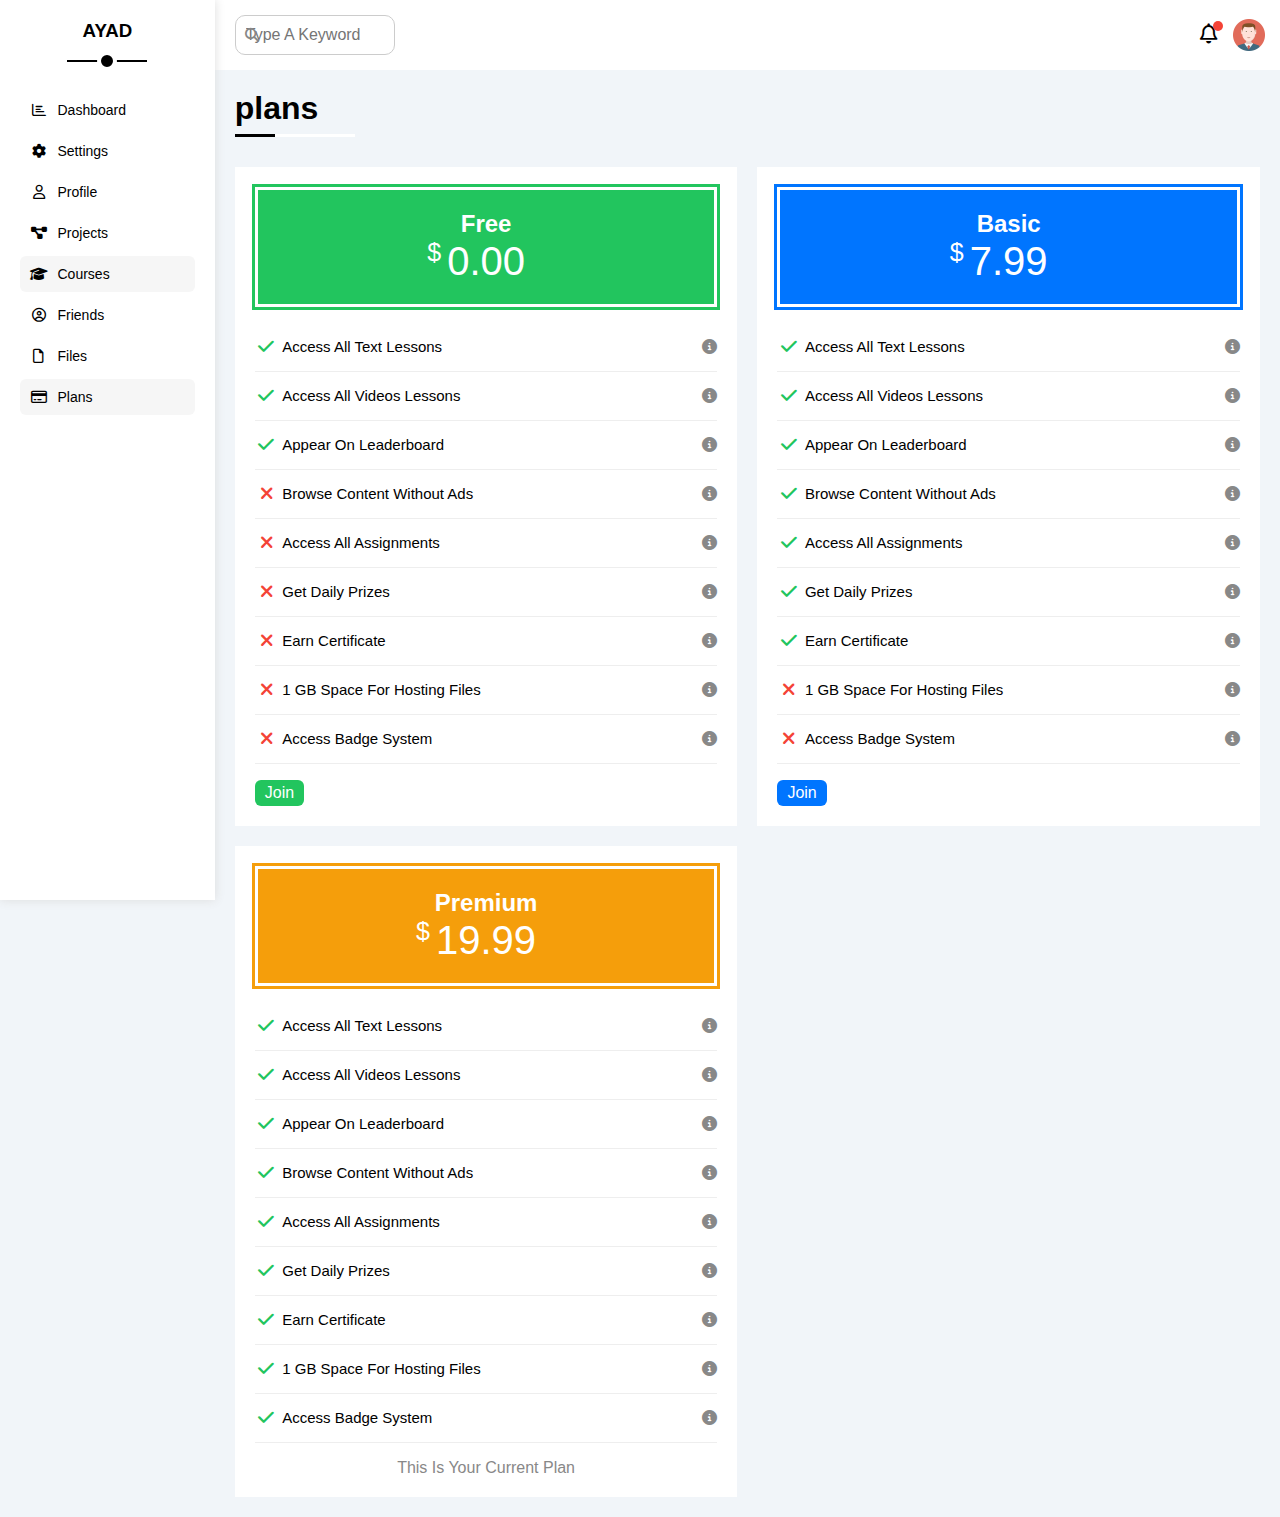
<file: plans.html>
<!DOCTYPE html>
<html lang="en">
<head>
    <meta charset="UTF-8">
    <meta name="viewport" content="width=device-width, initial-scale=1.0">
    <link rel="stylesheet" href="css/index.css">
    <link rel="stylesheet" href="css/normalraize.css">
    <link rel="stylesheet" href="css/all.min.css">
    <link rel="stylesheet" href="css/framework.css">
    <title>plans</title>
</head>
<body>
  <div class="page d-flex">
    <div class="sidebar bg-white p-20 p-relative">
      <h3 class="p-relative txt-c mt-0">AYAD</h3>
      <ul>
        <li>
          <a class="d-flex align-center fs-14 c-black rad-6 p-10" href="index.html">
            <i class="fa-regular fa-chart-bar fa-fw"></i>
            <span>Dashboard</span>
          </a>
        </li>
        <li>
          <a class="  d-flex align-center fs-14 c-black rad-6 p-10" href="settings.html">
            <i class="fa-solid fa-gear fa-fw"></i>
            <span>Settings</span>
          </a>
        </li>
        <li>
          <a class="d-flex align-center fs-14 c-black rad-6 p-10" href="profile.html">
            <i class="fa-regular fa-user fa-fw"></i>
            <span>Profile</span>
          </a>
        </li>
        <li>
          <a class=" d-flex align-center fs-14 c-black rad-6 p-10" href="projects.html">
            <i class="fa-solid fa-diagram-project fa-fw"></i>
            <span>Projects</span>
          </a>
        </li>
        <li>
          <a class="active d-flex align-center fs-14 c-black rad-6 p-10" href="courses.html">
            <i class="fa-solid fa-graduation-cap fa-fw"></i>
            <span>Courses</span>
          </a>
        </li>
        <li>
          <a class="d-flex align-center fs-14 c-black rad-6 p-10" href="friends.html">
            <i class="fa-regular fa-circle-user fa-fw"></i>
            <span>Friends</span>
          </a>
        </li>
        <li>
          <a class="d-flex align-center fs-14 c-black rad-6 p-10" href="files.html">
            <i class="fa-regular fa-file fa-fw"></i>
            <span>Files</span>
          </a>
        </li>
        <li>
          <a class="active d-flex align-center fs-14 c-black rad-6 p-10" href="plans.html">
            <i class="fa-regular fa-credit-card fa-fw"></i>
            <span>Plans</span>
          </a>
        </li>
      </ul>
    </div>
    <div class="content w-full">
      <!-- Start Head -->
      <div class="head bg-white p-15 between-flex">
        <div class="search p-relative">
          <input class="p-10" type="search" placeholder="Type A Keyword" />
        </div>
        <div class="icons d-flex align-center">
          <span class="notification p-relative">
            <i class="fa-regular fa-bell fa-lg"></i>
          </span>
          <img decoding="async" src="css/avatar.png" alt="" />
        </div>
      </div>
      <!-- End Head -->
      <h1 class="p-relative">plans</h1>
      <div class="plans-page d-grid m-20 gap-20">
        <div class="plan green bg-white p-20">
          <div class="top bg-green txt-c p-20">
            <h2 class="m-0 c-white">Free</h2>
            <div class="price c-white"><span>$</span>0.00</div>
          </div>
          <ul>
            <li>
              <i class="fa-solid fa-check fa-fw yes"></i>
              <span>Access All Text Lessons</span>
              <i class="fa-solid fa-circle-info help"></i>
            </li>
            <li>
              <i class="fa-solid fa-check fa-fw yes"></i>
              <span>Access All Videos Lessons</span>
              <i class="fa-solid fa-circle-info help"></i>
            </li>
            <li>
              <i class="fa-solid fa-check fa-fw yes"></i>
              <span>Appear On Leaderboard</span>
              <i class="fa-solid fa-circle-info help"></i>
            </li>
            <li>
              <i class="fa-solid fa-xmark fa-fw"></i>
              <span>Browse Content Without Ads</span>
              <i class="fa-solid fa-circle-info help"></i>
            </li>
            <li>
              <i class="fa-solid fa-xmark fa-fw"></i>
              <span>Access All Assignments</span>
              <i class="fa-solid fa-circle-info help"></i>
            </li>
            <li>
              <i class="fa-solid fa-xmark fa-fw"></i>
              <span>Get Daily Prizes</span>
              <i class="fa-solid fa-circle-info help"></i>
            </li>
            <li>
              <i class="fa-solid fa-xmark fa-fw"></i>
              <span>Earn Certificate</span>
              <i class="fa-solid fa-circle-info help"></i>
            </li>
            <li>
              <i class="fa-solid fa-xmark fa-fw"></i>
              <span>1 GB Space For Hosting Files</span>
              <i class="fa-solid fa-circle-info help"></i>
            </li>
            <li>
              <i class="fa-solid fa-xmark fa-fw"></i>
              <span>Access Badge System</span>
              <i class="fa-solid fa-circle-info help"></i>
            </li>
          </ul>
          <a href="#" class="btn-shape bg-green c-white d-block w-fit">Join</a>
        </div>
        <!-- Start Plan -->
        <div class="plan blue bg-white p-20">
          <div class="top bg-blue txt-c p-20">
            <h2 class="m-0 c-white">Basic</h2>
            <div class="price c-white"><span>$</span>7.99</div>
          </div>
          <ul class="list-none p-0">
            <li>
              <i class="fa-solid fa-check fa-fw yes"></i>
              <span>Access All Text Lessons</span>
              <i class="fa-solid fa-circle-info help"></i>
            </li>
            <li>
              <i class="fa-solid fa-check fa-fw yes"></i>
              <span>Access All Videos Lessons</span>
              <i class="fa-solid fa-circle-info help"></i>
            </li>
            <li>
              <i class="fa-solid fa-check fa-fw yes"></i>
              <span>Appear On Leaderboard</span>
              <i class="fa-solid fa-circle-info help"></i>
            </li>
            <li>
              <i class="fa-solid fa-check fa-fw yes"></i>
              <span>Browse Content Without Ads</span>
              <i class="fa-solid fa-circle-info help"></i>
            </li>
            <li>
              <i class="fa-solid fa-check fa-fw yes"></i>
              <span>Access All Assignments</span>
              <i class="fa-solid fa-circle-info help"></i>
            </li>
            <li>
              <i class="fa-solid fa-check fa-fw yes"></i>
              <span>Get Daily Prizes</span>
              <i class="fa-solid fa-circle-info help"></i>
            </li>
            <li>
              <i class="fa-solid fa-check fa-fw yes"></i>
              <span>Earn Certificate</span>
              <i class="fa-solid fa-circle-info help"></i>
            </li>
            <li>
              <i class="fa-solid fa-xmark fa-fw"></i>
              <span>1 GB Space For Hosting Files</span>
              <i class="fa-solid fa-circle-info help"></i>
            </li>
            <li>
              <i class="fa-solid fa-xmark fa-fw"></i>
              <span>Access Badge System</span>
              <i class="fa-solid fa-circle-info help"></i>
            </li>
          </ul>
          <a href="#" class="btn-shape bg-blue c-white d-block w-fit">Join</a>
        </div>
        <!-- End Plan -->
        <!-- Start Plan -->
        <div class="plan orange bg-white p-20">
          <div class="top bg-orange txt-c p-20">
            <h2 class="m-0 c-white">Premium</h2>
            <div class="price c-white"><span>$</span>19.99</div>
          </div>
          <ul class="list-none p-0">
            <li>
              <i class="fa-solid fa-check fa-fw yes"></i>
              <span>Access All Text Lessons</span>
              <i class="fa-solid fa-circle-info help"></i>
            </li>
            <li>
              <i class="fa-solid fa-check fa-fw yes"></i>
              <span>Access All Videos Lessons</span>
              <i class="fa-solid fa-circle-info help"></i>
            </li>
            <li>
              <i class="fa-solid fa-check fa-fw yes"></i>
              <span>Appear On Leaderboard</span>
              <i class="fa-solid fa-circle-info help"></i>
            </li>
            <li>
              <i class="fa-solid fa-check fa-fw yes"></i>
              <span>Browse Content Without Ads</span>
              <i class="fa-solid fa-circle-info help"></i>
            </li>
            <li>
              <i class="fa-solid fa-check fa-fw yes"></i>
              <span>Access All Assignments</span>
              <i class="fa-solid fa-circle-info help"></i>
            </li>
            <li>
              <i class="fa-solid fa-check fa-fw yes"></i>
              <span>Get Daily Prizes</span>
              <i class="fa-solid fa-circle-info help"></i>
            </li>
            <li>
              <i class="fa-solid fa-check fa-fw yes"></i>
              <span>Earn Certificate</span>
              <i class="fa-solid fa-circle-info help"></i>
            </li>
            <li>
              <i class="fa-solid fa-check fa-fw yes"></i>
              <span>1 GB Space For Hosting Files</span>
              <i class="fa-solid fa-circle-info help"></i>
            </li>
            <li>
              <i class="fa-solid fa-check fa-fw yes"></i>
              <span>Access Badge System</span>
              <i class="fa-solid fa-circle-info help"></i>
            </li>
          </ul>
          <p class="c-grey m-0 txt-c">This Is Your Current Plan</p>
        </div>
        <!-- End Plan -->
      </div>
    </div>
  </div>
</body>
</html>
</file>
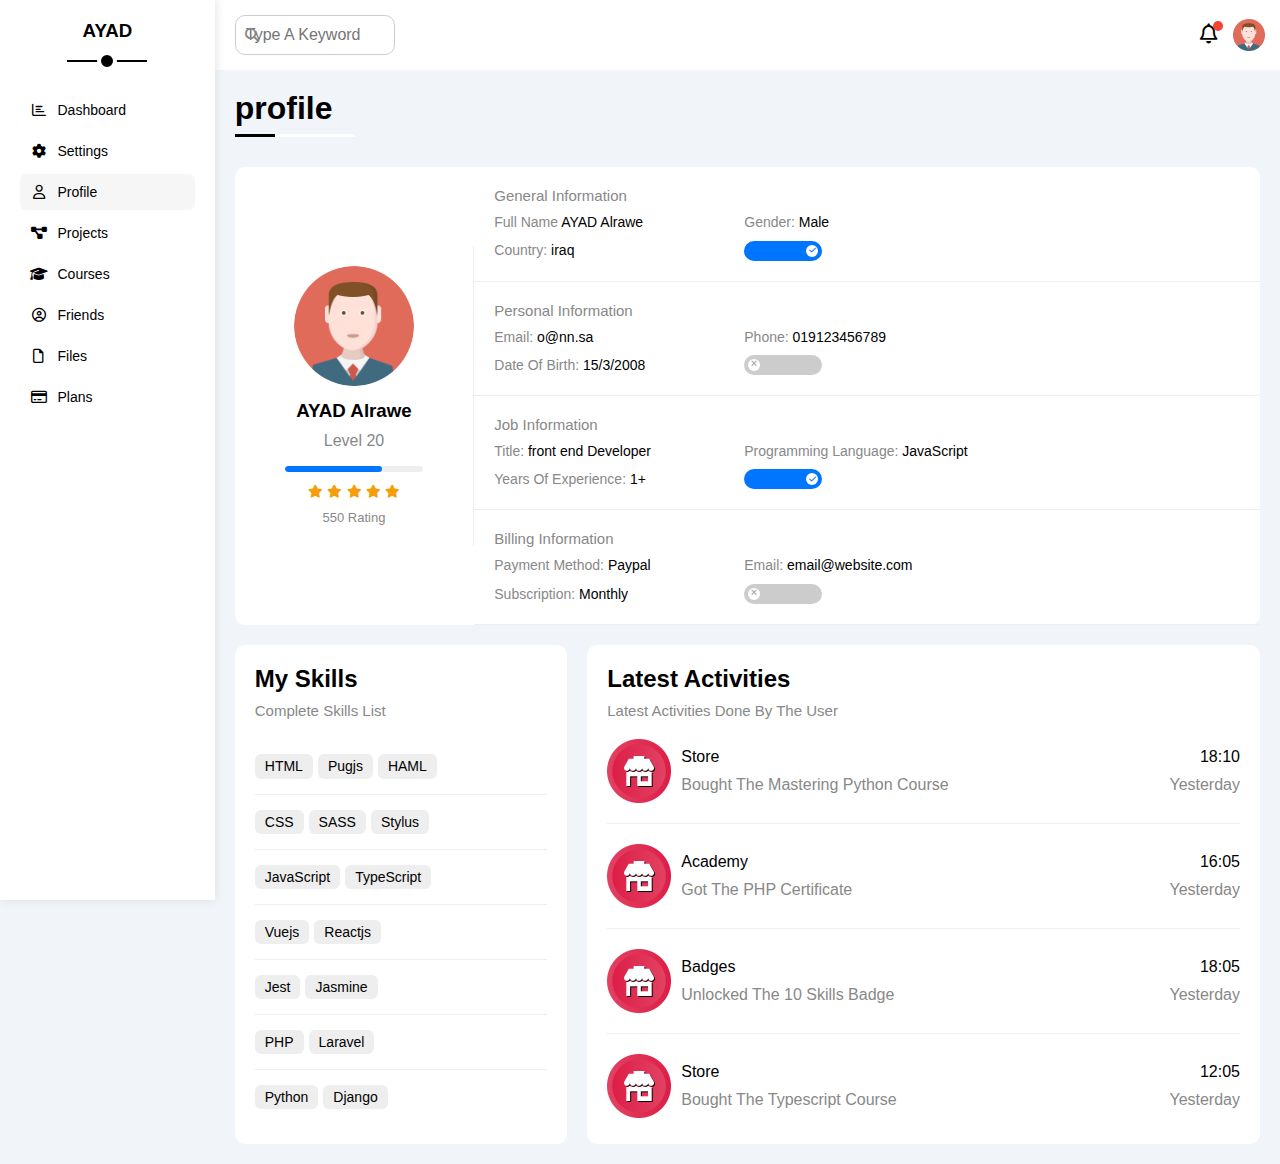
<file: profile.html>
<!DOCTYPE html>
<html lang="en">
<head>
    <meta charset="UTF-8">
    <meta name="viewport" content="width=device-width, initial-scale=1.0">
    <link rel="stylesheet" href="css/index.css">
    <link rel="stylesheet" href="css/normalraize.css">
    <link rel="stylesheet" href="css/all.min.css">
    <link rel="stylesheet" href="css/framework.css">
    <title>profile</title>
</head>
<body>
  <div class="page d-flex">
    <div class="sidebar bg-white p-20 p-relative">
      <h3 class="p-relative txt-c mt-0">AYAD</h3>
      <ul>
        <li>
          <a class="d-flex align-center fs-14 c-black rad-6 p-10" href="index.html">
            <i class="fa-regular fa-chart-bar fa-fw"></i>
            <span>Dashboard</span>
          </a>
        </li>
        <li>
          <a class="  d-flex align-center fs-14 c-black rad-6 p-10" href="settings.html">
            <i class="fa-solid fa-gear fa-fw"></i>
            <span>Settings</span>
          </a>
        </li>
        <li>
          <a class="active  d-flex align-center fs-14 c-black rad-6 p-10" href="profile.html">
            <i class="fa-regular fa-user fa-fw"></i>
            <span>Profile</span>
          </a>
        </li>
        <li>
          <a class="d-flex align-center fs-14 c-black rad-6 p-10" href="projects.html">
            <i class="fa-solid fa-diagram-project fa-fw"></i>
            <span>Projects</span>
          </a>
        </li>
        <li>
          <a class="d-flex align-center fs-14 c-black rad-6 p-10" href="courses.html">
            <i class="fa-solid fa-graduation-cap fa-fw"></i>
            <span>Courses</span>
          </a>
        </li>
        <li>
          <a class="d-flex align-center fs-14 c-black rad-6 p-10" href="friends.html">
            <i class="fa-regular fa-circle-user fa-fw"></i>
            <span>Friends</span>
          </a>
        </li>
        <li>
          <a class="d-flex align-center fs-14 c-black rad-6 p-10" href="files.html">
            <i class="fa-regular fa-file fa-fw"></i>
            <span>Files</span>
          </a>
        </li>
        <li>
          <a class="d-flex align-center fs-14 c-black rad-6 p-10" href="plans.html">
            <i class="fa-regular fa-credit-card fa-fw"></i>
            <span>Plans</span>
          </a>
        </li>
      </ul>
    </div>
    <div class="content w-full">
      <!-- Start Head -->
      <div class="head bg-white p-15 between-flex">
        <div class="search p-relative">
          <input class="p-10" type="search" placeholder="Type A Keyword" />
        </div>
        <div class="icons d-flex align-center">
          <span class="notification p-relative">
            <i class="fa-regular fa-bell fa-lg"></i>
          </span>
          <img decoding="async" src="css/avatar.png" alt="" />
        </div>
      </div>
      <!-- End Head -->
      <h1 class="p-relative">profile</h1>
      <div class="profile-page m-20">
          <!-- Start Overview -->
          <div class="overview bg-white rad-10 d-flex align-center">
            <div class="avatar-box txt-c p-20">
              <img decoding="async" class="rad-half mb-10" src="css/avatar.png" alt="" />
              <h3 class="m-0">AYAD Alrawe</h3>
              <p class="c-grey mt-10">Level 20</p>
              <div class="level rad-6 bg-eee p-relative">
                <span style="width: 70%"></span>
              </div>
              <div class="rating mt-10 mb-10">
                <i class="fa-solid fa-star c-orange fs-13"></i>
                <i class="fa-solid fa-star c-orange fs-13"></i>
                <i class="fa-solid fa-star c-orange fs-13"></i>
                <i class="fa-solid fa-star c-orange fs-13"></i>
                <i class="fa-solid fa-star c-orange fs-13"></i>
              </div>
              <p class="c-grey m-0 fs-13">550 Rating</p>
            </div>
            <div class="info-box w-full txt-c-mobile">
              <!-- Start Information Row -->
              <div class="box p-20 d-flex align-center">
                <h4 class="c-grey fs-15 m-0 w-full">General Information</h4>
                <div class="fs-14">
                  <span class="c-grey">Full Name</span>
                  <span>AYAD Alrawe</span>
                </div>
                <div class="fs-14">
                  <span class="c-grey">Gender:</span>
                  <span>Male</span>
                </div>
                <div class="fs-14">
                  <span class="c-grey">Country:</span>
                  <span>iraq</span>
                </div>
                <div class="fs-14">
                  <label>
                    <input class="toggle-checkbox" type="checkbox" checked />
                    <div class="toggle-switch"></div>
                  </label>
                </div>
              </div>
              <!-- End Information Row -->
              <!-- Start Information Row -->
              <div class="box p-20 d-flex align-center">
                <h4 class="c-grey w-full fs-15 m-0">Personal Information</h4>
                <div class="fs-14">
                  <span class="c-grey">Email:</span>
                  <span>o@nn.sa</span>
                </div>
                <div class="fs-14">
                  <span class="c-grey">Phone:</span>
                  <span>019123456789</span>
                </div>
                <div class="fs-14">
                  <span class="c-grey">Date Of Birth:</span>
                  <span>15/3/2008</span>
                </div>
                <div class="fs-14">
                  <label>
                    <input class="toggle-checkbox" type="checkbox" />
                    <div class="toggle-switch"></div>
                  </label>
                </div>
              </div>
              <!-- End Information Row -->
              <!-- Start Information Row -->
              <div class="box p-20 d-flex align-center">
                <h4 class="c-grey w-full fs-15 m-0">Job Information</h4>
                <div class="fs-14">
                  <span class="c-grey">Title:</span>
                  <span>front end Developer</span>
                </div>
                <div class="fs-14">
                  <span class="c-grey">Programming Language:</span>
                  <span>JavaScript</span>
                </div>
                <div class="fs-14">
                  <span class="c-grey">Years Of Experience:</span>
                  <span>1+</span>
                </div>
                <div class="fs-14">
                  <label>
                    <input class="toggle-checkbox" type="checkbox" checked />
                    <div class="toggle-switch"></div>
                  </label>
                </div>
              </div>
              <!-- End Information Row -->
              <!-- Start Information Row -->
              <div class="box p-20 d-flex align-center">
                <h4 class="c-grey w-full fs-15 m-0">Billing Information</h4>
                <div class="fs-14">
                  <span class="c-grey">Payment Method:</span>
                  <span>Paypal</span>
                </div>
                <div class="fs-14">
                  <span class="c-grey">Email:</span>
                  <span>email@website.com</span>
                </div>
                <div class="fs-14">
                  <span class="c-grey">Subscription:</span>
                  <span>Monthly</span>
                </div>
                <div class="fs-14">
                  <label>
                    <input class="toggle-checkbox" type="checkbox" />
                    <div class="toggle-switch"></div>
                  </label>
                </div>
              </div>
              <!-- End Information Row -->
            </div>
          </div>
          <!-- End Overview -->
          <!-- Start Other Data -->
          <div class="other-data d-flex gap-20">
            <div class="skills-card p-20 bg-white rad-10 mt-20">
              <h2 class="mt-0 mb-10">My Skills</h2>
              <p class="mt-0 mb-20 c-grey fs-15">Complete Skills List</p>
              <ul class="m-0 txt-c-mobile">
                <li><span>HTML</span><span>Pugjs</span><span>HAML</span></li>
                <li><span>CSS</span><span>SASS</span><span>Stylus</span></li>
                <li><span>JavaScript</span><span>TypeScript</span></li>
                <li><span>Vuejs</span><span>Reactjs</span></li>
                <li><span>Jest</span><span>Jasmine</span></li>
                <li><span>PHP</span><span>Laravel</span></li>
                <li><span>Python</span><span>Django</span></li>
              </ul>
            </div>
            <div class="activities p-20 bg-white rad-10 mt-20">
              <h2 class="mt-0 mb-10">Latest Activities</h2>
              <p class="mt-0 mb-20 c-grey fs-15">Latest Activities Done By The User</p>
              <div class="activity d-flex align-center txt-c-mobile">
                <img decoding="async" src="css/activity-01.png" alt="" />
                <div class="info">
                  <span class="d-block mb-10">Store</span>
                  <span class="c-grey">Bought The Mastering Python Course</span>
                </div>
                <div class="date">
                  <span class="d-block mb-10">18:10</span>
                  <span class="c-grey">Yesterday</span>
                </div>
              </div>
              <div class="activity d-flex align-center txt-c-mobile">
                <img decoding="async" src="css/activity-01.png" alt="" />
                <div class="info">
                  <span class="d-block mb-10">Academy</span>
                  <span class="c-grey">Got The PHP Certificate</span>
                </div>
                <div class="date">
                  <span class="d-block mb-10">16:05</span>
                  <span class="c-grey">Yesterday</span>
                </div>
              </div>
              <div class="activity d-flex align-center txt-c-mobile">
                <img decoding="async" src="css/activity-01.png" alt="" />
                <div class="info">
                  <span class="d-block mb-10">Badges</span>
                  <span class="c-grey">Unlocked The 10 Skills Badge</span>
                </div>
                <div class="date">
                  <span class="d-block mb-10">18:05</span>
                  <span class="c-grey">Yesterday</span>
                </div>
              </div>
              <div class="activity d-flex align-center txt-c-mobile">
                <img decoding="async" src="css/activity-01.png" alt="" />
                <div class="info">
                  <span class="d-block mb-10">Store</span>
                  <span class="c-grey">Bought The Typescript Course</span>
                </div>
                <div class="date">
                  <span class="d-block mb-10">12:05</span>
                  <span class="c-grey">Yesterday</span>
                </div>
              </div>
            </div>
          </div>
          <!-- End Other Data -->
        </div>
      </div>
    </div>
</file>
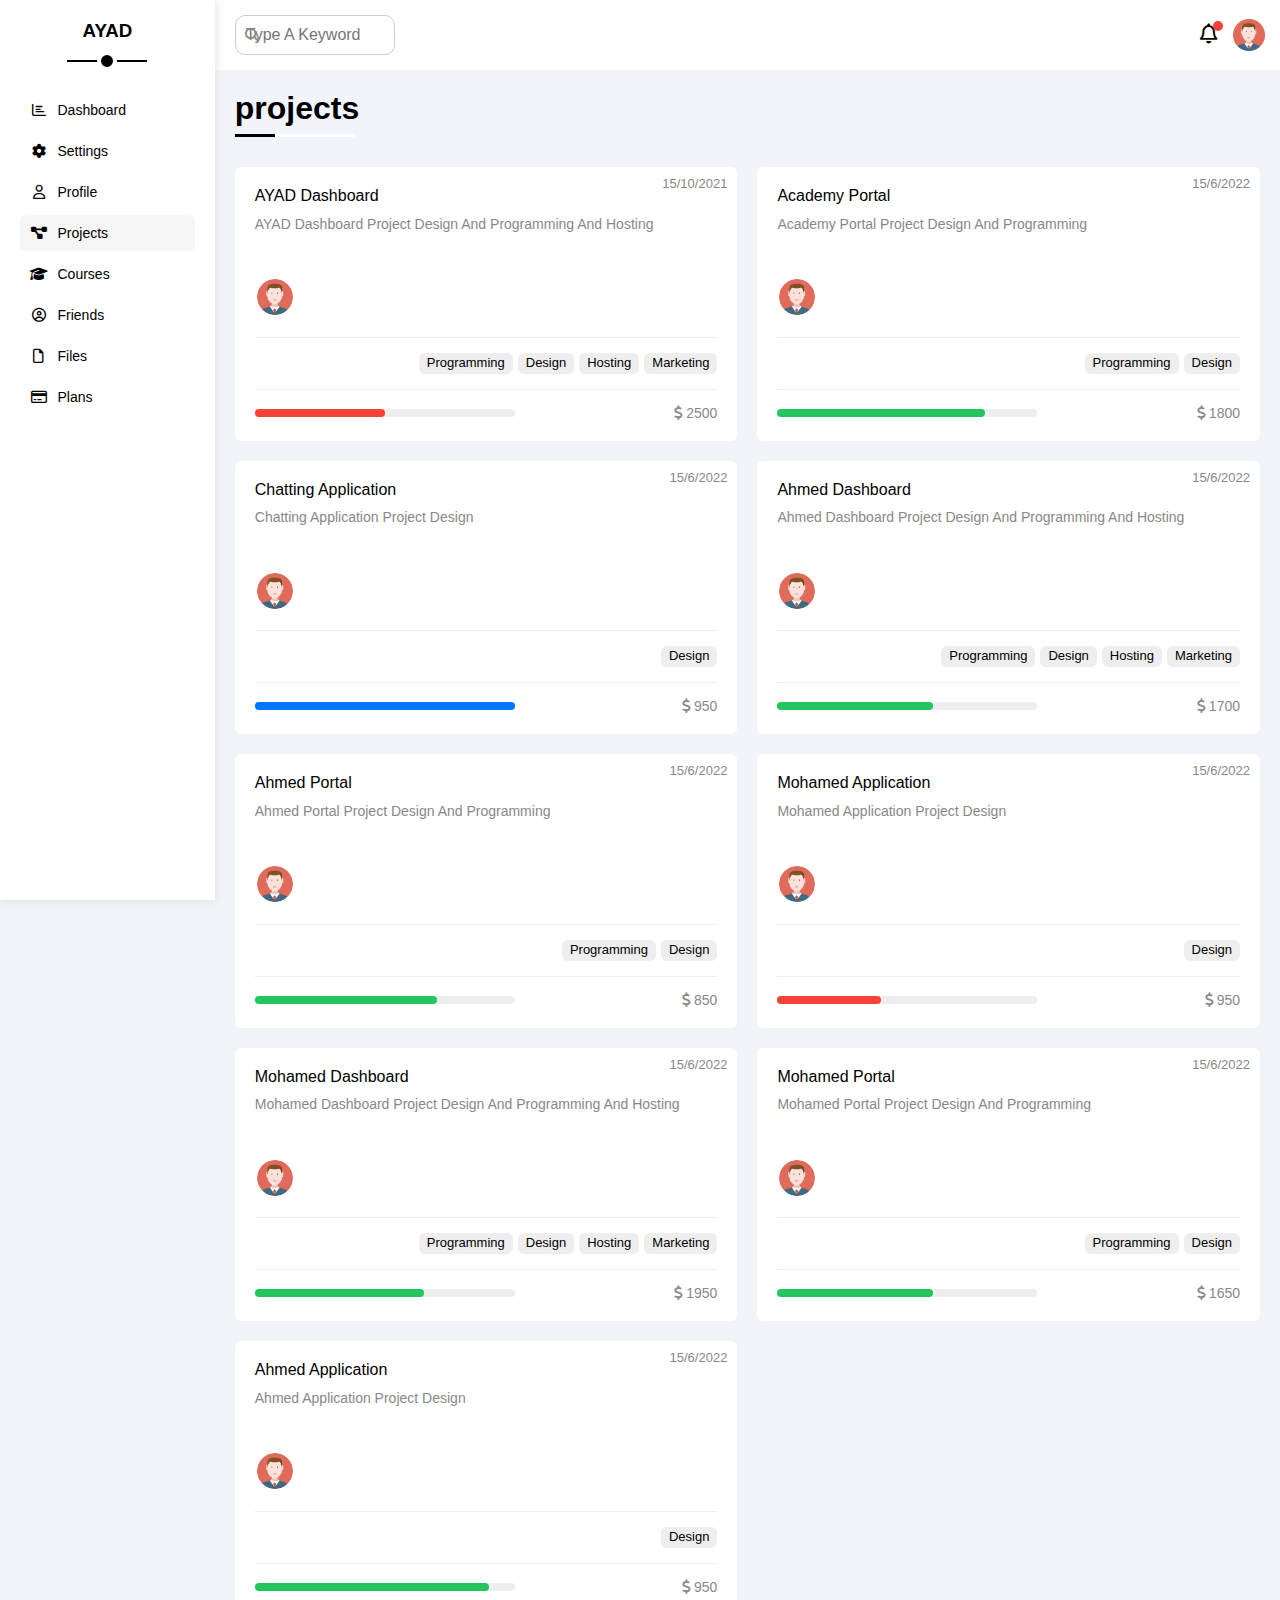
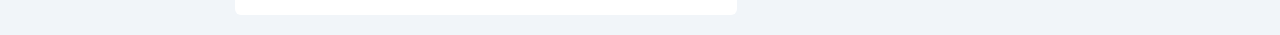
<file: projects.html>
<!DOCTYPE html>
<html lang="en">
<head>
    <meta charset="UTF-8">
    <meta name="viewport" content="width=device-width, initial-scale=1.0">
    <link rel="stylesheet" href="css/index.css">
    <link rel="stylesheet" href="css/normalraize.css">
    <link rel="stylesheet" href="css/all.min.css">
    <link rel="stylesheet" href="css/framework.css">
    <title>projects</title>
</head>
<body>
  <div class="page d-flex">
    <div class="sidebar bg-white p-20 p-relative">
      <h3 class="p-relative txt-c mt-0">AYAD</h3>
      <ul>
        <li>
          <a class="d-flex align-center fs-14 c-black rad-6 p-10" href="index.html">
            <i class="fa-regular fa-chart-bar fa-fw"></i>
            <span>Dashboard</span>
          </a>
        </li>
        <li>
          <a class="  d-flex align-center fs-14 c-black rad-6 p-10" href="settings.html">
            <i class="fa-solid fa-gear fa-fw"></i>
            <span>Settings</span>
          </a>
        </li>
        <li>
          <a class="d-flex align-center fs-14 c-black rad-6 p-10" href="profile.html">
            <i class="fa-regular fa-user fa-fw"></i>
            <span>Profile</span>
          </a>
        </li>
        <li>
          <a class="active d-flex align-center fs-14 c-black rad-6 p-10" href="projects.html">
            <i class="fa-solid fa-diagram-project fa-fw"></i>
            <span>Projects</span>
          </a>
        </li>
        <li>
          <a class="d-flex align-center fs-14 c-black rad-6 p-10" href="courses.html">
            <i class="fa-solid fa-graduation-cap fa-fw"></i>
            <span>Courses</span>
          </a>
        </li>
        <li>
          <a class="d-flex align-center fs-14 c-black rad-6 p-10" href="friends.html">
            <i class="fa-regular fa-circle-user fa-fw"></i>
            <span>Friends</span>
          </a>
        </li>
        <li>
          <a class="d-flex align-center fs-14 c-black rad-6 p-10" href="files.html">
            <i class="fa-regular fa-file fa-fw"></i>
            <span>Files</span>
          </a>
        </li>
        <li>
          <a class="d-flex align-center fs-14 c-black rad-6 p-10" href="plans.html">
            <i class="fa-regular fa-credit-card fa-fw"></i>
            <span>Plans</span>
          </a>
        </li>
      </ul>
    </div>
    <div class="content w-full">
      <!-- Start Head -->
      <div class="head bg-white p-15 between-flex">
        <div class="search p-relative">
          <input class="p-10" type="search" placeholder="Type A Keyword" />
        </div>
        <div class="icons d-flex align-center">
          <span class="notification p-relative">
            <i class="fa-regular fa-bell fa-lg"></i>
          </span>
          <img decoding="async" src="css/avatar.png" alt="" />
        </div>
      </div>
      <!-- End Head -->
      <h1 class="p-relative">projects</h1>
      <div class="projects-page d-grid m-20 gap-20">
        <div class="project bg-white p-20 rad-6 p-relative">
          <span class="date fs-13 c-grey">15/10/2021</span>
          <h4 class="m-0">AYAD Dashboard</h4>
          <p class="c-grey mt-10 mb-10 fs-14">AYAD Dashboard Project Design And Programming And Hosting</p>
          <div class="team">
            <a href="#"><img decoding="async" src="css/avatar.png" alt="" /></a>
            
          </div>
          <div class="do d-flex">
            <span class="fs-13 rad-6 bg-eee">Programming</span>
            <span class="fs-13 rad-6 bg-eee">Design</span>
            <span class="fs-13 rad-6 bg-eee">Hosting</span>
            <span class="fs-13 rad-6 bg-eee">Marketing</span>
          </div>
          <div class="info between-flex">
            <div class="prog bg-eee">
              <span class="bg-red" style="width: 50%"></span>
            </div>
            <div class="fs-14 c-grey">
              <i class="fa-solid fa-dollar-sign"></i>
              2500
            </div>
          </div>
        </div>
        <div class="project bg-white p-20 rad-6 p-relative">
          <span class="date fs-13 c-grey">15/6/2022</span>
          <h4 class="m-0">Academy Portal</h4>
          <p class="c-grey mt-10 mb-10 fs-14">Academy Portal Project Design And Programming</p>
          <div class="team">
            <a href="#"><img decoding="async" src="css/avatar.png" alt="" /></a>
            
          </div>
          <div class="do d-flex">
            <span class="fs-13 rad-6 bg-eee">Programming</span>
            <span class="fs-13 rad-6 bg-eee">Design</span>
          </div>
          <div class="info between-flex">
            <div class="prog bg-eee">
              <span class="bg-green" style="width: 80%"></span>
            </div>
            <div class="fs-14 c-grey">
              <i class="fa-solid fa-dollar-sign"></i>
              1800
            </div>
          </div>
        </div>
        <div class="project bg-white p-20 rad-6 p-relative">
          <span class="date fs-13 c-grey">15/6/2022</span>
          <h4 class="m-0">Chatting Application</h4>
          <p class="c-grey mt-10 mb-10 fs-14">Chatting Application Project Design</p>
          <div class="team">
            <a href="#"><img decoding="async" src="css/avatar.png" alt="" /></a>
            
          </div>
          <div class="do d-flex">
            <span class="fs-13 rad-6 bg-eee">Design</span>
          </div>
          <div class="info between-flex">
            <div class="prog bg-eee">
              <span class="bg-blue" style="width: 100%"></span>
            </div>
            <div class="fs-14 c-grey">
              <i class="fa-solid fa-dollar-sign"></i>
              950
            </div>
          </div>
        </div>
        <div class="project bg-white p-20 rad-6 p-relative">
          <span class="date fs-13 c-grey">15/6/2022</span>
          <h4 class="m-0">Ahmed Dashboard</h4>
          <p class="c-grey mt-10 mb-10 fs-14">Ahmed Dashboard Project Design And Programming And Hosting</p>
          <div class="team">
            <a href="#"><img decoding="async" src="css/avatar.png" alt="" /></a>
          
          </div>
          <div class="do d-flex">
            <span class="fs-13 rad-6 bg-eee">Programming</span>
            <span class="fs-13 rad-6 bg-eee">Design</span>
            <span class="fs-13 rad-6 bg-eee">Hosting</span>
            <span class="fs-13 rad-6 bg-eee">Marketing</span>
          </div>
          <div class="info between-flex">
            <div class="prog bg-eee">
              <span class="bg-green" style="width: 60%"></span>
            </div>
            <div class="fs-14 c-grey">
              <i class="fa-solid fa-dollar-sign"></i>
              1700
            </div>
          </div>
        </div>
        <div class="project bg-white p-20 rad-6 p-relative">
          <span class="date fs-13 c-grey">15/6/2022</span>
          <h4 class="m-0">Ahmed Portal</h4>
          <p class="c-grey mt-10 mb-10 fs-14">Ahmed Portal Project Design And Programming</p>
          <div class="team">
            <a href="#"><img decoding="async" src="css/avatar.png" alt="" /></a>
          
          </div>
          <div class="do d-flex">
            <span class="fs-13 rad-6 bg-eee">Programming</span>
            <span class="fs-13 rad-6 bg-eee">Design</span>
          </div>
          <div class="info between-flex">
            <div class="prog bg-eee">
              <span class="bg-green" style="width: 70%"></span>
            </div>
            <div class="fs-14 c-grey">
              <i class="fa-solid fa-dollar-sign"></i>
              850
            </div>
          </div>
        </div>
        <div class="project bg-white p-20 rad-6 p-relative">
          <span class="date fs-13 c-grey">15/6/2022</span>
          <h4 class="m-0">Mohamed Application</h4>
          <p class="c-grey mt-10 mb-10 fs-14">Mohamed Application Project Design</p>
          <div class="team">
            <a href="#"><img decoding="async" src="css/avatar.png" alt="" /></a>
           
          </div>
          <div class="do d-flex">
            <span class="fs-13 rad-6 bg-eee">Design</span>
          </div>
          <div class="info between-flex">
            <div class="prog bg-eee">
              <span class="bg-red" style="width: 40%"></span>
            </div>
            <div class="fs-14 c-grey">
              <i class="fa-solid fa-dollar-sign"></i>
              950
            </div>
          </div>
        </div>
        <div class="project bg-white p-20 rad-6 p-relative">
          <span class="date fs-13 c-grey">15/6/2022</span>
          <h4 class="m-0">Mohamed Dashboard</h4>
          <p class="c-grey mt-10 mb-10 fs-14">Mohamed Dashboard Project Design And Programming And Hosting</p>
          <div class="team">
            <a href="#"><img decoding="async" src="css/avatar.png" alt="" /></a>
          
          </div>
          <div class="do d-flex">
            <span class="fs-13 rad-6 bg-eee">Programming</span>
            <span class="fs-13 rad-6 bg-eee">Design</span>
            <span class="fs-13 rad-6 bg-eee">Hosting</span>
            <span class="fs-13 rad-6 bg-eee">Marketing</span>
          </div>
          <div class="info between-flex">
            <div class="prog bg-eee">
              <span class="bg-green" style="width: 65%"></span>
            </div>
            <div class="fs-14 c-grey">
              <i class="fa-solid fa-dollar-sign"></i>
              1950
            </div>
          </div>
        </div>
        <div class="project bg-white p-20 rad-6 p-relative">
          <span class="date fs-13 c-grey">15/6/2022</span>
          <h4 class="m-0">Mohamed Portal</h4>
          <p class="c-grey mt-10 mb-10 fs-14">Mohamed Portal Project Design And Programming</p>
          <div class="team">
            <a href="#"><img decoding="async" src="css/avatar.png" alt="" /></a>
          </div>
          <div class="do d-flex">
            <span class="fs-13 rad-6 bg-eee">Programming</span>
            <span class="fs-13 rad-6 bg-eee">Design</span>
          </div>
          <div class="info between-flex">
            <div class="prog bg-eee">
              <span class="bg-green" style="width: 60%"></span>
            </div>
            <div class="fs-14 c-grey">
              <i class="fa-solid fa-dollar-sign"></i>
              1650
            </div>
          </div>
        </div>
        <div class="project bg-white p-20 rad-6 p-relative">
          <span class="date fs-13 c-grey">15/6/2022</span>
          <h4 class="m-0">Ahmed Application</h4>
          <p class="c-grey mt-10 mb-10 fs-14">Ahmed Application Project Design</p>
          <div class="team">
            <a href="#"><img decoding="async" src="css/avatar.png" alt="" /></a>

          </div>
          <div class="do d-flex">
            <span class="fs-13 rad-6 bg-eee">Design</span>
          </div>
          <div class="info between-flex">
            <div class="prog bg-eee">
              <span class="bg-green" style="width: 90%"></span>
            </div>
            <div class="fs-14 c-grey">
              <i class="fa-solid fa-dollar-sign"></i>
              950
            </div>
          </div>
        </div>
      </div>
    </div>
  </div>
</body>
</html>
</file>
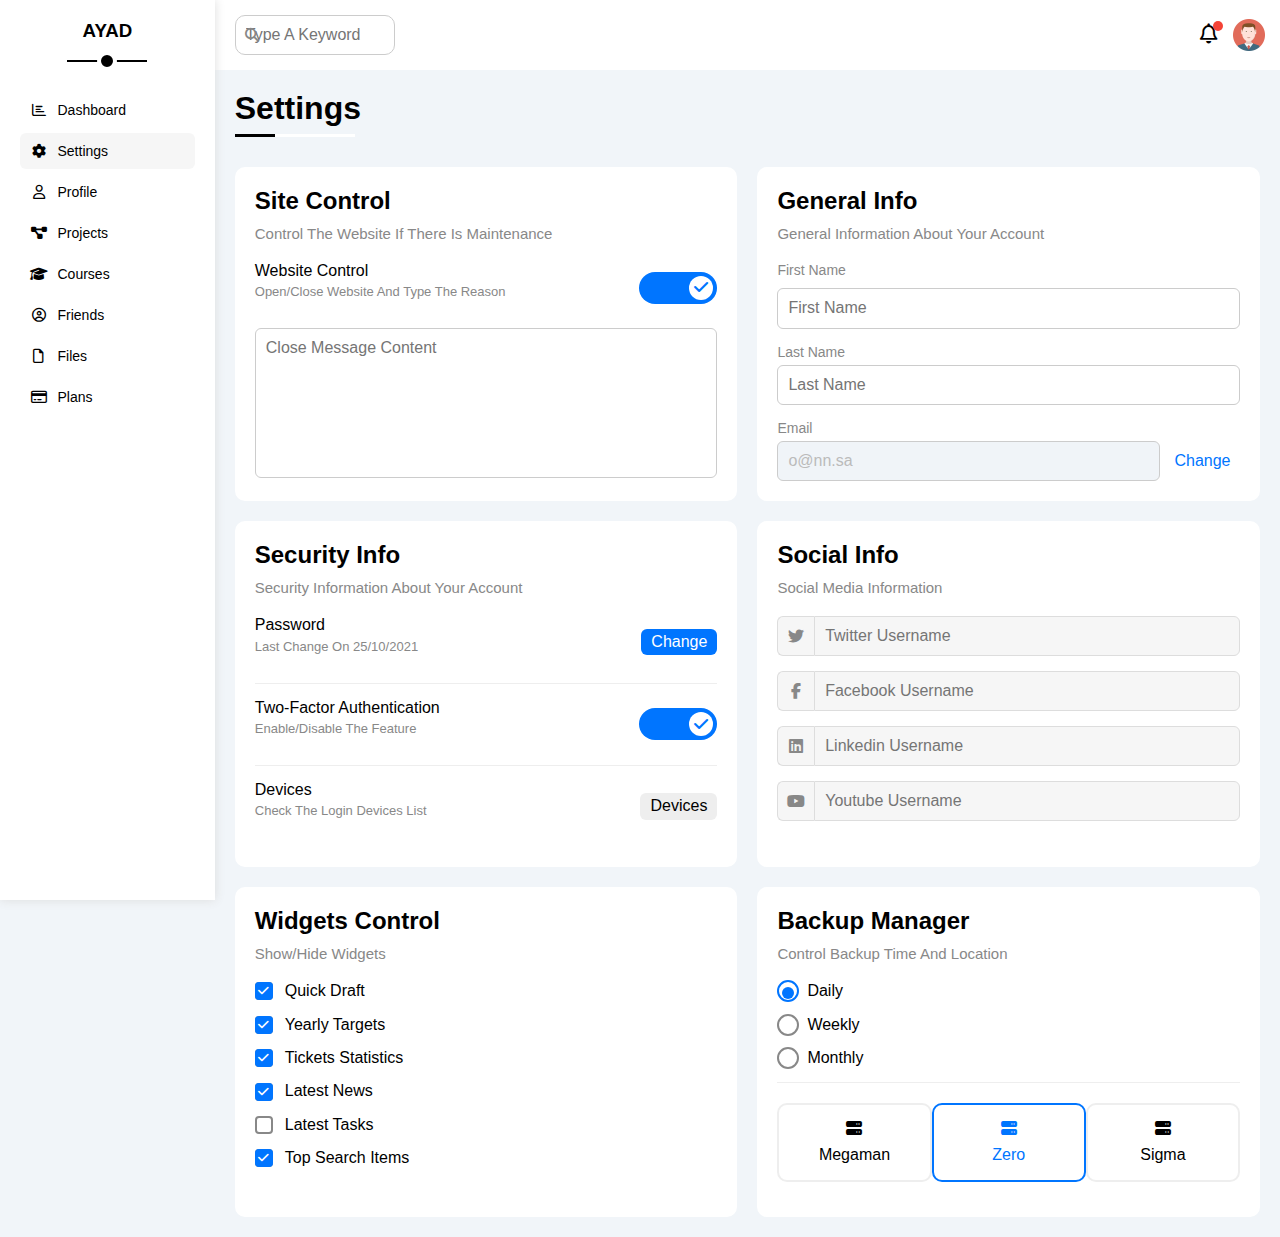
<file: settings.html>
<!DOCTYPE html>
<html lang="en">
<head>
    <meta charset="UTF-8">
    <meta name="viewport" content="width=device-width, initial-scale=1.0">
    <link rel="stylesheet" href="css/index.css">
    <link rel="stylesheet" href="css/normalraize.css">
    <link rel="stylesheet" href="css/all.min.css">
    <link rel="stylesheet" href="css/framework.css">
    <title>settings</title>
</head>
<body>
  <div class="page d-flex">
    <div class="sidebar bg-white p-20 p-relative">
      <h3 class="p-relative txt-c mt-0">AYAD</h3>
      <ul>
        <li>
          <a class="d-flex align-center fs-14 c-black rad-6 p-10" href="index.html">
            <i class="fa-regular fa-chart-bar fa-fw"></i>
            <span>Dashboard</span>
          </a>
        </li>
        <li>
          <a class="active  d-flex align-center fs-14 c-black rad-6 p-10" href="settings.html">
            <i class="fa-solid fa-gear fa-fw"></i>
            <span>Settings</span>
          </a>
        </li>
        <li>
          <a class="d-flex align-center fs-14 c-black rad-6 p-10" href="profile.html">
            <i class="fa-regular fa-user fa-fw"></i>
            <span>Profile</span>
          </a>
        </li>
        <li>
          <a class="d-flex align-center fs-14 c-black rad-6 p-10" href="projects.html">
            <i class="fa-solid fa-diagram-project fa-fw"></i>
            <span>Projects</span>
          </a>
        </li>
        <li>
          <a class="d-flex align-center fs-14 c-black rad-6 p-10" href="courses.html">
            <i class="fa-solid fa-graduation-cap fa-fw"></i>
            <span>Courses</span>
          </a>
        </li>
        <li>
          <a class="d-flex align-center fs-14 c-black rad-6 p-10" href="friends.html">
            <i class="fa-regular fa-circle-user fa-fw"></i>
            <span>Friends</span>
          </a>
        </li>
        <li>
          <a class="d-flex align-center fs-14 c-black rad-6 p-10" href="files.html">
            <i class="fa-regular fa-file fa-fw"></i>
            <span>Files</span>
          </a>
        </li>
        <li>
          <a class="d-flex align-center fs-14 c-black rad-6 p-10" href="plans.html">
            <i class="fa-regular fa-credit-card fa-fw"></i>
            <span>Plans</span>
          </a>
        </li>
      </ul>
    </div>
    <div class="content w-full">
      <!-- Start Head -->
      <div class="head bg-white p-15 between-flex">
        <div class="search p-relative">
          <input class="p-10" type="search" placeholder="Type A Keyword" />
        </div>
        <div class="icons d-flex align-center">
          <span class="notification p-relative">
            <i class="fa-regular fa-bell fa-lg"></i>
          </span>
          <img decoding="async" src="css/avatar.png" alt="" />
        </div>
      </div>
      <!-- End Head -->
      <h1 class="p-relative">Settings</h1>
      <div class="settings-page m-20 d-grid gap-20">
        <!-- Start Settings Box -->
        <div class="p-20 bg-white rad-10">
          <h2 class="mt-0 mb-10">Site Control</h2>
          <p class="mt-0 mb-20 c-grey fs-15">Control The Website If There Is Maintenance</p>
          <div class="mb-15 between-flex">
            <div>
              <span>Website Control</span>
              <p class="c-grey mt-5 mb-0 fs-13">Open/Close Website And Type The Reason</p>
            </div>
            <div>
              <label>
                <input class="toggle-checkbox" type="checkbox" checked />
                <div class="toggle-switch"></div>
              </label>
            </div>
          </div>
          <textarea class="close-message p-10 rad-6 d-block w-full" placeholder="Close Message Content"></textarea>
        </div>
        <!-- End Settings Box -->
        <!-- Start Settings Box -->
        <div class="p-20 bg-white rad-10">
          <h2 class="mt-0 mb-10">General Info</h2>
          <p class="mt-0 mb-20 c-grey fs-15">General Information About Your Account</p>
          <div class="mb-15">
            <label class="fs-14 c-grey d-block mb-10" for="first">First Name</label>
            <input
              class="b-none border-ccc p-10 rad-6 d-block w-full"
              type="text"
              id="first"
              placeholder="First Name"
            />
          </div>
          <div class="mb-15">
            <label class="fs-14 c-grey d-block mb-5" for="last">Last Name</label>
            <input
              class="b-none border-ccc p-10 rad-6 d-block w-full"
              id="last"
              type="text"
              placeholder="Last Name"
            />
          </div>
          <div>
            <label class="fs-14 c-grey d-block mb-5" for="email">Email</label>
            <input
              class="email b-none border-ccc p-10 rad-6 w-full mr-10"
              id="email"
              type="email"
              value="o@nn.sa"
              disabled
            />
            <a class="c-blue" href="#">Change</a>
          </div>
        </div>
        <!-- End Settings Box -->
        <!-- Start Settings Box -->
        <div class="p-20 bg-white rad-10">
          <h2 class="mt-0 mb-10">Security Info</h2>
          <p class="mt-0 mb-20 c-grey fs-15">Security Information About Your Account</p>
          <div class="sec-box mb-15 between-flex">
            <div>
              <span>Password</span>
              <p class="c-grey mt-5 mb-0 fs-13">Last Change On 25/10/2021</p>
            </div>
            <a class="button bg-blue c-white btn-shape" href="#">Change</a>
          </div>
          <div class="sec-box mb-15 between-flex">
            <div>
              <span>Two-Factor Authentication</span>
              <p class="c-grey mt-5 mb-0 fs-13">Enable/Disable The Feature</p>
            </div>
            <label>
              <input class="toggle-checkbox" type="checkbox" checked />
              <div class="toggle-switch"></div>
            </label>
          </div>
          <div class="sec-box between-flex">
            <div>
              <span>Devices</span>
              <p class="c-grey mt-5 mb-0 fs-13">Check The Login Devices List</p>
            </div>
            <a class="bg-eee c-black btn-shape" href="#">Devices</a>
          </div>
        </div>
        <!-- End Settings Box -->
        <!-- Start Settings Box -->
        <div class="social-boxes p-20 bg-white rad-10">
          <h2 class="mt-0 mb-10">Social Info</h2>
          <p class="mt-0 mb-20 c-grey fs-15">Social Media Information</p>
          <div class="d-flex align-center mb-15">
            <i class="fa-brands fa-twitter center-flex c-grey"></i>
            <input class="w-full" type="text" placeholder="Twitter Username" />
          </div>
          <div class="d-flex align-center mb-15">
            <i class="fa-brands fa-facebook-f center-flex c-grey"></i>
            <input class="w-full" type="text" placeholder="Facebook Username" />
          </div>
          <div class="d-flex align-center mb-15">
            <i class="fa-brands fa-linkedin center-flex c-grey"></i>
            <input class="w-full" type="text" placeholder="Linkedin Username" />
          </div>
          <div class="d-flex align-center">
            <i class="fa-brands fa-youtube center-flex c-grey"></i>
            <input class="w-full" type="text" placeholder="Youtube Username" />
          </div>
        </div>
        <!-- End Settings Box -->
        <!-- Start Settings Box -->
        <div class="widgets-control p-20 bg-white rad-10">
          <h2 class="mt-0 mb-10">Widgets Control</h2>
          <p class="mt-0 mb-20 c-grey fs-15">Show/Hide Widgets</p>
          <div class="control d-flex align-center mb-15">
            <input type="checkbox" id="one" checked />
            <label for="one">Quick Draft</label>
          </div>
          <div class="control d-flex align-center mb-15">
            <input type="checkbox" id="two" checked />
            <label for="two">Yearly Targets</label>
          </div>
          <div class="control d-flex align-center mb-15">
            <input type="checkbox" id="three" checked />
            <label for="three">Tickets Statistics</label>
          </div>
          <div class="control d-flex align-center mb-15">
            <input type="checkbox" id="four" checked />
            <label for="four">Latest News</label>
          </div>
          <div class="control d-flex align-center mb-15">
            <input type="checkbox" id="five" />
            <label for="five">Latest Tasks</label>
          </div>
          <div class="control d-flex align-center mb-15">
            <input type="checkbox" id="six" checked />
            <label for="six">Top Search Items</label>
          </div>
        </div>
        <!-- End Settings Box -->
        <!-- Start Settings Box -->
        <div class="backup-control p-20 bg-white rad-10">
          <h2 class="mt-0 mb-10">Backup Manager</h2>
          <p class="mt-0 mb-20 c-grey fs-15">Control Backup Time And Location</p>
          <div class="date d-flex align-center mb-15">
            <input type="radio" name="time" id="daily" checked />
            <label for="daily">Daily</label>
          </div>
          <div class="date d-flex align-center mb-15">
            <input type="radio" name="time" id="weekly" />
            <label for="weekly">Weekly</label>
          </div>
          <div class="date d-flex align-center mb-15">
            <input type="radio" name="time" id="monthly" />
            <label for="monthly">Monthly</label>
          </div>
          <div class="servers d-flex align-center txt-c">
            <input type="radio" name="servers" id="server-one" />
            <div class="server mb-15 rad-10 w-full">
              <label class="d-block m-15" for="server-one">
                <i class="fa-solid fa-server d-block mb-10"></i>
                Megaman
              </label>
            </div>
            <input type="radio" name="servers" id="server-two" checked />
            <div class="server mb-15 rad-10 w-full">
              <label class="d-block m-15" for="server-two">
                <i class="fa-solid fa-server d-block mb-10"></i>
                Zero
              </label>
            </div>
            <input type="radio" name="servers" id="server-three" />
            <div class="server mb-15 rad-10 w-full">
              <label class="d-block m-15" for="server-three">
                <i class="fa-solid fa-server d-block mb-10"></i>
                Sigma
              </label>
            </div>
          </div>
        </div>
        <!-- End Settings Box -->
      </div>
    </div>
  </div>
</body>
</html>
</file>
<file: css/index.css>
:root {
    --blue-color: #0075ff;
    --blue-alt-color: #0d69d5;
    --orange-color: #f59e0b;
    --green-color: #22c55e;
    --red-color: #f44336;
    --grey-color: #888;
  }
  * {
    box-sizing: border-box;
  }
  body {
    font-family: "Open Sans", sans-serif;
    margin: 0;
  }
  *:focus {
    outline: none;
  }
  a {
    text-decoration: none;
  }
  ul {
    list-style: none;
    padding: 0;
  }
  ::-webkit-scrollbar {
    width: 15px;
  }
  ::-webkit-scrollbar-track {
    background-color: white;
  }
  ::-webkit-scrollbar-thumb {
    background-color: var(--blue-color);
  }
  ::-webkit-scrollbar-thumb:hover {
    background-color: var(--blue-alt-color);
  }
  .page {
    display: flex;
    background-color: #f1f5f9;
    min-height: 100vh;
  }
  /* Start Sidebar */
  .sidebar {
    background-color: white;
    height: 100vh;
    padding: 20px;
    position: relative;
    width: 250px;
    box-shadow: 0 0 10px #ddd;
  }
  .sidebar > h3 {
    margin-top: 0;
    position: relative;
    text-align: center;
    margin-bottom: 50px;
  }
  .sidebar > h3::before,
  .sidebar > h3::after {
    content: "";
    background-color: black;
    transform: translateX(-50%);
    position: absolute;
    left: 50%;
  }
  .sidebar > h3::before {
    width: 80px;
    height: 2px;
    bottom: -20px;
  }
  .sidebar > h3::after {
    bottom: -29px;
    width: 12px;
    height: 12px;
    border-radius: 50%;
    border: 4px solid white;
  }
  .sidebar ul li a {
    display: flex;
    align-items: center;
    font-size: 14px;
    color: black;
    border-radius: 6px;
    padding: 10px;
    transition: 0.3s;
    margin-bottom: 5px;
  }
  .sidebar ul li a:hover,
  .sidebar ul li a.active {
    background-color: #f6f6f6;
  }
  .sidebar ul li a span {
    font-size: 14px;
    margin-left: 10px;
  }
  @media (max-width: 767px) {
    .sidebar {
      width: 58px;
      padding: 10px;
    }
    .sidebar > h3 {
      font-size: 13px;
      margin-bottom: 15px;
    }
    .sidebar > h3::before,
    .sidebar > h3::after {
      display: none;
    }
    .sidebar ul li a span {
      display: none;
    }
  }
  /* End Sidebar */
  .content {
    width: 100%;
    overflow: hidden;
  }
  .head {
    display: flex;
    background-color: white;
    justify-content: space-between;
    padding: 15px;
  }
  .head .search {
    position: relative;
  }
  .head .search::before {
    font-family: var(--fa-style-family-classic);
    content: "\f002";
    font-weight: 900;
    position: absolute;
    left: 15px;
    top: 50%;
    transform: translateY(-50%);
    font-size: 14px;
    color: var(--grey-color);
  }
  .head .search input {
    border: 1px solid #ccc;
    border-radius: 10px;
    margin-left: 5px;
    padding-left: 30px;
    width: 160px;
    transition: width 0.3s;
    padding: 10px;
  }
  .head .search input:focus {
    width: 200px;
  }
  .head .search input:focus::placeholder {
    opacity: 0;
  }
  .head .icons{
    display: flex;
    align-items: center;
  }
  .head .icons .notification{
    position: relative;
  }
  .head .icons .notification::before {
    content: "";
    position: absolute;
    width: 10px;
    height: 10px;
    background-color: var(--red-color);
    border-radius: 50%;
    right: -5px;
    top: -5px;
  }
  .head .icons img {
    width: 32px;
    height: 32px;
    margin-left: 15px;
  }
  .page h1 {
    position: relative;
    margin: 20px 20px 40px;
  }
  .page h1::before,
  .page h1::after {
    content: "";
    height: 3px;
    position: absolute;
    bottom: -10px;
    left: 0;
  }
  .page h1::before {
    background-color: white;
    width: 120px;
  }
  .page h1::after {
    background-color: black;
    width: 40px;
  }
  .wrapper {
    display: grid;
    grid-template-columns: repeat(auto-fill, minmax(450px, 1fr));
    gap: 20px;
    margin-left: 20px;
    margin-right: 20px;
    margin-bottom: 20px;
  }
  @media (max-width: 767px) {
    .wrapper {
      grid-template-columns: minmax(200px, 1fr);
      margin-left: 10px;
      margin-right: 10px;
      gap: 10px;
    }
  }
  /* End Content */
  .welcome {
    background-color: white;
    border-radius: 10px;
    overflow: hidden;
  }
    .welcome .intro{
      padding: 20px;
      display: flex;
      justify-content: space-between;
      background-color: #eee;
    }
    .welcome .intro h2{
      margin: 0;
    }
    .welcome .intro p{
      color: gray;
      margin-top: 5px;
    }
  .welcome .intro img {
    width: 200px;
    margin-bottom: -10px;
  }
 
  .welcome .avatar {
    width: 64px;
    height: 64px;
    border: 2px solid white;
    border-radius: 50%;
    padding: 2px;
    box-shadow: 0 0 5px #ddd;
    margin-left: 20px;
    margin-top: -32px;
  }
  .welcome .body {
    display: flex;
    padding: 20px;
    margin-top: 20px;
    margin-bottom: 20px;
    text-align: center ;
    border-top: 1px solid #eee;
    border-bottom: 1px solid #eee;
  }
  
  .welcome .body > div {
    flex: 1;
  }
  .body div span{
    display: block;
    color: gray;
    font-size: 14px;
    margin-top: 10px;
  }
  .welcome .visit {
    display: block;
    font-size: 14px;
    background-color: blue;
    color: white;
    width: fit-content;
    padding: 4px 10px;
    border-radius: 6px;
    margin: 0 15px 15px auto;
    transition: 0.3s;
  }
  .welcome .visit:hover {
    background-color: var(--blue-alt-color);
  }
  @media (max-width: 767px) {
    .welcome .intro {
      padding-bottom: 30px;
    }
    .welcome .avatar {
      margin-left: 0;
    }
    .welcome .body > div:not(:last-child) {
      margin-bottom: 20px;
    }
  }
  /*  end Welcome Widget */
  .quick-draft{
    padding: 20px;
    background-color: white;
    border-radius: 10px;
  }
  .quick-draft h2 {
margin-top: 0;
margin-bottom: 10px;
  }
  quick-draft p {
    margin-top: 0;
    margin-bottom: 20px;
    background-color: gray;
    font-size: 15px;
  }
  .quick-draft form input[type="text"] {
    display: block;
    margin-bottom: 20px;
    width: 100%;
    padding: 10px;
    border: none;
    background-color: #eee; 
    border-radius: 6px ;
  }
  .quick-draft form  textarea {
    resize: none;
    min-height: 180px;
    display: block;
    margin-bottom: 20px;
    width: 100%;
    padding: 10px;
    border: none;
    background-color: #eee; 
    border-radius: 6px ;
  }
  .quick-draft .save {
    margin-left: auto;
    transition: 0.3s;
    cursor: pointer;
    display: block;
    font-size: 14px;
    background-color: blue;
    color: white;
    border: none;
    padding: 4px 10px;
    border-radius: 6px;
  }
  .quick-draft .save:hover {
    background-color: var(--blue-alt-color);
  }
  /* End Quick Draft Widget */
  /* Start Targets */
  .targets {
    padding: 10px;
    background-color: white;
    border-radius: 10px;
  }
  .targets h2{
    margin-top: 0;
    margin-bottom: 10px;
  }
  .targets p{
    margin-top: 0;
    margin-bottom: 20px;
    color: gray;
    font-size: 15px;
  }
  .targets .target-row{
    margin-bottom: 20px;
    display: flex;
    align-items: center;
    justify-content: center;
    color: blue;
  }
.targets .target-row .icon {
  width: 80px;
  height: 80px;
  margin-right: 15px;
  display: flex;
    align-items: center;
    justify-content: center
}
.targets .target-row .icon i{
  color: var(--blue-color);
}
.targets .details {
  flex: 1;
}
.targets .details .progress {
  height: 4px;
}
.targets .details .span1 {
  font-size: 14px;
  color: grey;
}
.targets .details .span2{
  display: block;
  margin-top: 5px;
  margin-bottom: 10px;
  font-weight: bold;
}
.targets .details .progress {
  position: relative;
}
.targets .details .progress > span {
  background-color: blue;
  color: blue;
  position: absolute;
  left: 0;
  top: 0;
  height: 100%;
}
.targets .details .progress > span span {
  position: absolute;
  bottom: 16px;
  right: -16px;
  color: white;
  padding: 2px 5px;
  border-radius: 6px;
  font-size: 13px;
}
.targets .details .progress > span span::after {
  content: "";
  border-color: transparent;
  border-width: 5px;
  border-style: solid;
  position: absolute;
  bottom: -10px;
  left: 50%;
  transform: translateX(-50%);
}
.targets .details .progress > .blue span::after {
  border-top-color: var(--blue-color);
}
.targets .details .progress > .orange span::after {
  border-top-color: var(--orange-color);
}
.targets .details .progress > .green span::after {
  border-top-color: var(--green-color);
}
.blue .icon,
.blue .progress {
  background-color: rgb(0 117 255 / 20%);
}
.orange .icon,
.orange .progress {
  background-color: rgb(245 158 11 / 20%);
}
.green .icon,
.green .progress {
  background-color: rgb(34 197 94 / 20%);
}
/* End Targets */
/* Start Tickets */
.tickets{
  padding: 20px;
  background-color: white;
  border-radius: 10px;
}
.tickets h2 {
  margin-bottom: 10px;
  margin-top: 0;
}
.tickets p {
  margin-top: 0;
  margin-bottom: 20px;
  color: gray;
  font-size: 15px;
}
.tickets div {
  display: flex;
  text-align: center;
  gap: 20px;
  flex-wrap: wrap;
}
.tickets .box {
  padding: 20px;
  border-radius: 10px;
  font-size: 13px;
  color: gray;
  border: 1px solid #ccc;
  width: calc(50% - 10px);
}
.tickets .box i{
  margin-bottom: 10px;
  color: var(--orange-color);
}
.tickets .box span {
  display: block;
  color: black;
  font-weight: bold;
  font-size: 25px;
  margin-bottom: 5px;
}
@media (max-width: 767px) {
  .tickets .box {
    width: 100%;
  }
}
.latest-news .news-row:not(:last-of-type) {
  margin-bottom: 20px;
  padding-bottom: 20px;
  border-bottom: 1px solid #eee;
}
.latest-news .news-row img {
  width: 100px;
  border-radius: 6px;
  margin-right: 15px;
}
.latest-news .info {
  flex-grow: 1;
}
.latest-news .info h3 {
  margin: 0 0 6px;
  font-size: 16px;
}
@media (max-width: 767px) {
  .latest-news .news-row {
    display: block;
  }
  .latest-news .news-row .label {
    margin: 10px auto;
    width: fit-content;
  }
}
/* End Latest News */
/* Start Tasks */
.tasks .task-row:not(:last-of-type) {
  margin-bottom: 15px;
  padding-bottom: 15px;
  border-bottom: 1px solid #eee;
}
.tasks .info {
  flex-grow: 1;
}
.tasks .done {
  opacity: 0.3;
}
.tasks .done h3,
.tasks .done p {
  text-decoration: line-through;
}
.tasks .delete {
  cursor: pointer;
  transition: 0.3s;
}
.tasks .delete:hover {
  color: var(--red-color);
}
/* End Tasks */
/* Start Latest Uploads */
.latest-uploads ul li:not(:last-child) {
  border-bottom: 1px solid #eee;
}
.latest-uploads ul li img {
  width: 40px;
  height: 40px;
}
/* End Latest Uploads */
/* Start Last Project */
.last-project ul::before {
  content: "";
  position: absolute;
  left: 11px;
  width: 2px;
  height: 100%;
  background-color: var(--blue-color);
}
.last-project ul li::before {
  content: "";
  width: 20px;
  height: 20px;
  display: block;
  border-radius: 50%;
  background-color: white;
  border: 2px solid white;
  outline: 2px solid var(--blue-color);
  margin-right: 15px;
  z-index: 1;
}
.last-project ul li.done::before {
  background-color: var(--blue-color);
}
.last-project ul li.current::before {
  animation: change-color 0.8s infinite alternate;
}
.last-project .launch-icon {
  position: absolute;
  width: 160px;
  right: 0;
  bottom: 0;
  opacity: 0.1;
}
/* End Last Project */
/* Start Reminders */
.reminders ul li .key {
  width: 15px;
  height: 15px;
}
.reminders ul li > .blue {
  border-left: 2px solid var(--blue-color);
}
.reminders ul li > .green {
  border-left: 2px solid var(--green-color);
}
.reminders ul li > .orange {
  border-left: 2px solid var(--orange-color);
}
.reminders ul li > .red {
  border-left: 2px solid var(--red-color);
}
/* End Reminders */
/* Start Latest Post */
.latest-post .avatar {
  width: 48px;
  height: 48px;
}
.latest-post .post-content {
  text-transform: capitalize;
  line-height: 1.8;
  border-top: 1px solid #eee;
  border-bottom: 1px solid #eee;
  min-height: 140px;
}
/* End Latest Post */
/* Start Social Media */
.social-media .box {
  padding-left: 70px;
}
.social-media .box i {
  position: absolute;
  left: 0;
  top: 0;
  width: 52px;
  transition: 0.3s;
}
.social-media .box i:hover {
  transform: rotate(5deg);
}
.social-media .twitter {
  background-color: rgb(29 161 242 / 20%);
  color: #1da1f2;
}
.social-media .twitter i,
.social-media .twitter a {
  background-color: #1da1f2;
}
.social-media .facebook {
  background-color: rgb(24 119 242 / 20%);
  color: #1da1f2;
}
.social-media .facebook i,
.social-media .facebook a {
  background-color: #1877f2;
}
.social-media .youtube {
  background-color: rgb(255 0 0 / 20%);
  color: #ff0000;
}
.social-media .youtube i,
.social-media .youtube a {
  background-color: #ff0000;
}
.social-media .linkedin {
  background-color: rgb(0 119 181 / 20%);
  color: #0077b5;
}
.social-media .linkedin i,
.social-media .linkedin a {
  background-color: #0077b5;
}
/* End Social Media */
/* Start Projects Table */
.projects .responsive-table {
  overflow-x: auto;
}
.projects table {
  min-width: 1000px;
  border-spacing: 0;
}
.projects thead td {
  background-color: #eee;
  font-weight: bold;
}
.projects table td {
  padding: 15px;
}
.projects tbody td {
  border-bottom: 1px solid #eee;
  border-left: 1px solid #eee;
  transition: 0.3s;
}
.projects table tbody tr td:last-child {
  border-right: 1px solid #eee;
}
.projects tbody tr:hover td {
  background-color: #faf7f7;
}
.projects table img {
  width: 32px;
  height: 32px;
  border-radius: 50%;
  padding: 2px;
  background-color: white;
}
.projects table img:not(:first-child) {
  margin-left: -20px;
}
.projects table .label {
  font-size: 13px;
}
/* End Projects Table */
/* End Tickets */
.settings-page {
  grid-template-columns: repeat(auto-fill, minmax(500px, 1fr));
}
@media (max-width: 767px) {
  .settings-page {
    grid-template-columns: minmax(100px, 1fr);
    margin-left: 10px;
    margin-right: 10px;
    gap: 10px;
  }
}
.settings-page .close-message {
  border: 1px solid #ccc;
  resize: none;
  min-height: 150px;
}
.settings-page .email {
  display: inline-flex;
  width: calc(100% - 80px);
}
.settings-page .sec-box {
  padding-bottom: 15px;
}
.settings-page .sec-box:not(:last-of-type) {
  border-bottom: 1px solid #eee;
}
.settings-page .sec-box .button {
  transition: 0.3s;
}
.settings-page .sec-box .button:hover {
  background-color: var(--blue-alt-color);
}
.settings-page .social-boxes i {
  width: 40px;
  height: 40px;
  background-color: #f6f6f6;
  border: 1px solid #ddd;
  border-right: none;
  border-radius: 6px 0 0 6px;
  transition: 0.3s;
}
.settings-page .social-boxes input {
  height: 40px;
  background-color: #f6f6f6;
  border: 1px solid #ddd;
  padding-left: 10px;
  border-radius: 0 6px 6px 0;
}
.settings-page .social-boxes > div:focus-within i {
  color: black;
}
.widgets-control .control input[type="checkbox"] {
  -webkit-appearance: none;
  appearance: none;
}
.widgets-control .control label {
  padding-left: 30px;
  cursor: pointer;
  position: relative;
}
.widgets-control .control label::before,
.widgets-control .control label::after {
  position: absolute;
  left: 0;
  top: 50%;
  margin-top: -9px;
  border-radius: 4px;
}
.widgets-control .control label::before {
  content: "";
  width: 14px;
  height: 14px;
  border: 2px solid var(--grey-color);
}
.widgets-control .control label:hover::before {
  border-color: var(--blue-alt-color);
}
.widgets-control .control label::after {
  font-family: var(--fa-style-family-classic);
  content: "\f00c";
  font-weight: 900;
  background-color: var(--blue-color);
  color: white;
  font-size: 12px;
  width: 18px;
  height: 18px;
  display: flex;
  justify-content: center;
  align-items: center;
  transform: scale(0) rotate(360deg);
  transition: 0.3s;
}
.widgets-control .control input[type="checkbox"]:checked + label::after {
  transform: scale(1);
}
.backup-control input[type="radio"] {
  -webkit-appearance: none;
  appearance: none;
}
.backup-control .date label {
  padding-left: 30px;
  cursor: pointer;
  position: relative;
}
.backup-control .date label::before {
  content: "";
  position: absolute;
  top: 50%;
  left: 0;
  margin-top: -11px;
  width: 18px;
  height: 18px;
  border: 2px solid var(--grey-color);
  border-radius: 50%;
}
.backup-control .date label::after {
  content: "";
  position: absolute;
  left: 5px;
  top: 5px;
  width: 12px;
  height: 12px;
  background: var(--blue-color);
  border-radius: 50%;
  transition: 0.3s;
  transform: scale(0);
}
.backup-control .date input[type="radio"]:checked + label::before {
  border-color: var(--blue-color);
}
.backup-control .date input[type="radio"]:checked + label::after {
  transform: scale(1);
}
.backup-control .servers {
  border-top: 1px solid #eee;
  padding-top: 20px;
}
@media (max-width: 767px) {
  .backup-control .servers {
    flex-wrap: wrap;
  }
}
.backup-control .servers .server {
  border: 2px solid #eee;
  position: relative;
}
.backup-control .servers .server label {
  cursor: pointer;
}
.backup-control .servers input[type="radio"]:checked + .server {
  border-color: var(--blue-color);
  color: var(--blue-color);
}
.toggle-checkbox {
  -webkit-appearance: none;
  appearance: none;
  display: none;
}
.toggle-switch {
  background-color: #ccc;
  width: 78px;
  height: 32px;
  border-radius: 16px;
  position: relative;
  transition: 0.3s;
  cursor: pointer;
}
.toggle-switch::before {
  font-family: var(--fa-style-family-classic);
  content: "\f00d";
  font-weight: 900;
  background-color: white;
  width: 24px;
  height: 24px;
  position: absolute;
  border-radius: 50%;
  top: 4px;
  left: 4px;
  display: flex;
  justify-content: center;
  align-items: center;
  color: #aaa;
  transition: 0.3s;
}
.toggle-checkbox:checked + .toggle-switch {
  background-color: var(--blue-color);
}
.toggle-checkbox:checked + .toggle-switch::before {
  content: "\f00c";
  left: 50px;
  color: var(--blue-color);
}
.settings-page :disabled {
  cursor: no-drop;
  background-color: #f0f4f8;
  color: #bbb;
}
/* End Settings */
/* Start Profile Page */
@media (max-width: 767px) {
  .profile-page .overview {
    flex-direction: column;
  }
}
.profile-page .avatar-box {
  width: 300px;
}
@media (min-width: 768px) {
  .profile-page .avatar-box {
    border-right: 1px solid #eee;
  }
}
.profile-page .avatar-box > img {
  width: 120px;
  height: 120px;
}
.profile-page .avatar-box .level {
  height: 6px;
  overflow: hidden;
  margin: auto;
  width: 70%;
}
.profile-page .avatar-box .level span {
  position: absolute;
  left: 0;
  top: 0;
  height: 100%;
  background-color: var(--blue-color);
  border-radius: 6px;
}
.profile-page .info-box .box {
  flex-wrap: wrap;
  border-bottom: 1px solid #eee;
  transition: 0.3s;
}
.profile-page .info-box .box:hover {
  background-color: #f9f9f9;
}
.profile-page .info-box .box > div {
  min-width: 250px;
  padding: 10px 0 0;
}
.profile-page .info-box h4 {
  font-weight: normal;
}
/* Start Training Code */
.profile-page .info-box .toggle-switch {
  height: 20px;
}
@media (max-width: 767px) {
  .profile-page .info-box .toggle-switch {
    margin: auto;
  }
}
.profile-page .info-box .toggle-switch::before {
  width: 12px;
  height: 12px;
  font-size: 8px;
}
.profile-page .info-box .toggle-checkbox:checked + .toggle-switch::before {
  left: 62px;
}
/* End Training Code */
@media (max-width: 767px) {
  .profile-page .other-data {
    flex-direction: column;
  }
}
.profile-page .skills-card {
  flex-grow: 1;
}
.profile-page .skills-card ul li {
  padding: 15px 0;
}
.profile-page .skills-card ul li:not(:last-child) {
  border-bottom: 1px solid #eee;
}
.profile-page .skills-card ul li span {
  display: inline-flex;
  padding: 4px 10px;
  background-color: #eee;
  border-radius: 6px;
  font-size: 14px;
}
.profile-page .skills-card ul li span:not(:last-child) {
  margin-right: 5px;
}
.profile-page .activities {
  flex-grow: 2;
}
.profile-page .activity:not(:last-of-type) {
  border-bottom: 1px solid #eee;
  padding-bottom: 20px;
  margin-bottom: 20px;
}
.profile-page .activity img {
  width: 64px;
  height: 64px;
  margin-right: 10px;
}
@media (min-width: 768px) {
  .profile-page .activity .date {
    margin-left: auto;
    text-align: right;
  }
}
@media (max-width: 767px) {
  .profile-page .activity {
    flex-direction: column;
  }
  .profile-page .activity img {
    margin-right: 0;
    margin-bottom: 15px;
  }
  .profile-page .activity .date {
    margin-top: 15px;
  }
}
/* Start Projects Page */
.projects-page {
  grid-template-columns: repeat(auto-fill, minmax(500px, 1fr));
}
@media (max-width: 767px) {
  .projects-page {
    grid-template-columns: minmax(200px, 1fr);
    margin-left: 10px;
    margin-right: 10px;
    gap: 10px;
  }
}
.projects-page .project .date {
  position: absolute;
  right: 10px;
  top: 10px;
}
.projects-page .project h4 {
  font-weight: normal;
}
.projects-page .project .team {
  position: relative;
  min-height: 80px;
}
.projects-page .project .team a {
  position: absolute;
  left: 0;
  bottom: 0;
}
.projects-page .project .team a:nth-child(2) {
  left: 25px;
}
.projects-page .project .team a:nth-child(3) {
  left: 50px;
}
.projects-page .project .team a:nth-child(4) {
  left: 75px;
}
.projects-page .project .team a:nth-child(5) {
  left: 100px;
}
.projects-page .project .team a:hover {
  z-index: 1000;
}
.projects-page .project .team img {
  width: 40px;
  height: 40px;
  border-radius: 50%;
  border: 2px solid white;
}
.projects-page .project .do {
  justify-content: flex-end;
  border-top: 1px solid #eee;
  padding-top: 15px;
  margin-top: 15px;
}
@media (max-width: 767px) {
  .projects-page .project .do {
    flex-direction: column;
  }
}
.projects-page .project .do span {
  padding: 3px 8px;
  margin-left: 5px;
  width: fit-content;
}
@media (max-width: 767px) {
  .projects-page .project .do span:not(:last-child) {
    margin-bottom: 15px;
  }
}
.projects-page .project .info {
  border-top: 1px solid #eee;
  margin-top: 15px;
  padding-top: 15px;
}
@media (max-width: 767px) {
  .projects-page .project .info {
    flex-direction: column;
  }
}
.projects-page .project .prog {
  height: 8px;
  width: 260px;
  position: relative;
  border-radius: 6px;
}
@media (max-width: 767px) {
  .projects-page .project .prog {
    margin-bottom: 15px;
  }
}
.projects-page .project .prog span {
  position: absolute;
  left: 0;
  top: 0;
  height: 100%;
  border-radius: 6px;
}
/* End Projects Page */
/* Start Courses Page */
.courses-page {
  grid-template-columns: repeat(auto-fill, minmax(300px, 1fr));
}
@media (max-width: 767px) {
  .courses-page {
    grid-template-columns: minmax(200px, 1fr);
    margin-left: 10px;
    margin-right: 10px;
    gap: 10px;
  }
}
.courses-page .course {
  overflow: hidden;
}
.courses-page .course .cover {
  max-width: 100%;
}
.courses-page .course .instructor {
  position: absolute;
  width: 64px;
  height: 64px;
  border-radius: 50%;
  top: 20px;
  left: 20px;
  border: 2px solid white;
}
.courses-page .course .description {
  line-height: 1.6;
}
.courses-page .course .info {
  border-top: 1px solid #eee;
  font-size: 13px;
}
.courses-page .course .info .title {
  position: absolute;
  top: -13px;
  left: 50%;
  transform: translateX(-50%);
  font-size: 13px;
}
/* End Courses Page */
/* Start Friends Page */
.friends-page {
  grid-template-columns: repeat(auto-fill, minmax(300px, 1fr));
}
@media (max-width: 767px) {
  .friends-page {
    grid-template-columns: minmax(200px, 1fr);
    margin-left: 10px;
    margin-right: 10px;
    gap: 10px;
  }
}
.friends-page .contact {
  position: absolute;
  left: 10px;
  top: 10px;
}
.friends-page .contact i {
  background-color: #eee;
  padding: 10px;
  border-radius: 50%;
  color: #666;
  font-size: 13px;
  cursor: pointer;
  transition: 0.3s;
}
.friends-page .contact i:hover {
  background-color: var(--blue-color);
  color: white;
}
.friends-page .friend .icons {
  border-top: 1px solid #eee;
  border-bottom: 1px solid #eee;
  margin-top: 15px;
  margin-bottom: 15px;
  padding-top: 15px;
  padding-bottom: 15px;
}
.friends-page .friend .icons i {
  margin-right: 5px;
}
.friends-page .friend .icons .vip {
  position: absolute;
  right: 0;
  top: 50%;
  transform: translateY(-50%);
  font-size: 40px;
  opacity: 0.2;
}
/* End Friends Page */
/* Start Files Page */
.files-page {
  flex-direction: row-reverse;
  align-items: flex-start;
}
@media (max-width: 767px) {
  .files-page {
    flex-direction: column;
    align-items: normal;
  }
}
.files-page .files-stats {
  min-width: 260px;
}
.files-page .files-stats .icon {
  width: 40px;
  height: 40px;
  margin-right: 10px;
}
.files-page .files-stats .size {
  margin-left: auto;
}
.files-page .files-stats .blue {
  background-color: rgb(0 117 255 / 20%);
}
.files-page .files-stats .green {
  background-color: rgb(34 197 94 / 20%);
}
.files-page .files-stats .red {
  background-color: rgb(244 67 54 / 20%);
}
.files-page .files-stats .orange {
  background-color: rgb(245 158 11 / 20%);
}
.files-page .files-stats .upload {
  margin: 15px auto 0;
  padding: 10px 15px;
  transition: 0.3s;
}
.files-page .files-stats .upload:hover {
  background-color: var(--blue-alt-color);
}
.files-page .files-stats .upload:hover i {
  animation: go-up 0.8s infinite;
}
.files-page .files-content {
  flex: 1;
  grid-template-columns: repeat(auto-fill, minmax(200px, 1fr));
}
.files-page .files-content img {
  width: 64px;
  height: 64px;
  transition: 0.3s;
}
.files-page .files-content .file:hover img {
  transform: rotate(5deg);
}
.files-page .files-content .info {
  border-top: 1px solid #eee;
}
/* End Files Page */
/* End Profile Page */
.plans-page {
  grid-template-columns: repeat(auto-fill, minmax(450px, 1fr));
}
@media (max-width: 767px) {
  .plans-page {
    grid-template-columns: minmax(250px, 1fr);
    margin-left: 10px;
    margin-right: 10px;
    gap: 10px;
  }
}
.plans-page .plan .top {
  border: 3px solid white;
  outline: 3px solid transparent;
}
.plans-page .plan.green .top {
  outline-color: var(--green-color);
}
.plans-page .plan.blue .top {
  outline-color: var(--blue-color);
}
.plans-page .plan.orange .top {
  outline-color: var(--orange-color);
}
.plans-page .plan .price {
  position: relative;
  font-size: 40px;
  width: fit-content;
  margin: auto;
}
.plans-page .plan .price span {
  position: absolute;
  left: -20px;
  top: 0;
  font-size: 25px;
}
.plans-page .plan ul li {
  padding: 15px 0;
  display: flex;
  align-items: center;
  font-size: 15px;
  border-bottom: 1px solid #eee;
}
.plans-page .plan ul li .yes {
  color: var(--green-color);
}
.plans-page .plan ul li i:not(.yes, .help) {
  color: var(--red-color);
}
.plans-page .plan ul li i:first-child {
  font-size: 18px;
  margin-right: 5px;
}
.plans-page .plan ul li .help {
  color: var(--grey-color);
  margin-left: auto;
  cursor: pointer;
}
/* End Plans Page */
/* Start Animation */
@keyframes change-color {
  from {
    background-color: var(--blue-color);
  }
  to {
    background-color: white;
  }
}
@keyframes go-up {
  0%,
  100% {
    transform: translateY(0);
  }
  50% {
    transform: translateY(-5px);
  }
}
/* End Animation */
</file>
<file: css/framework.css>
/* Start Box */
  .d-flex {
    display: flex;
  }
  .f-wrap {
    flex-wrap: wrap;
  }
  .align-center {
    align-items: center;
  }
  .space-between {
    justify-content: space-between;
  }
  .d-grid {
    display: grid;
  }
  .gap-20 {
    gap: 20px;
  }
  .d-block {
    display: block;
  }
  @media (max-width: 767px) {
    .block-mobile {
      display: block;
    }
    .hide-mobile {
      display: none;
    }
  }
  /* End Box */
  /* Start Padding + Margin */
  .p-10 {
    padding: 10px;
  }
  .p-15 {
    padding: 15px;
  }
  .p-20 {
    padding: 20px;
  }
  .pt-10 {
    padding-top: 10px;
  }
  .pt-15 {
    padding-top: 15px;
  }
  .pt-20 {
    padding-top: 20px;
  }
  .pb-10 {
    padding-bottom: 10px;
  }
  .pb-15 {
    padding-bottom: 15px;
  }
  .pb-20 {
    padding-bottom: 20px;
  }
  .pl-15 {
    padding-left: 15px;
  }
  .m-0 {
    margin: 0;
  }
  .m-15 {
    margin: 15px;
  }
  .m-20 {
    margin: 20px;
  }
  .mt-0 {
    margin-top: 0;
  }
  .mt-5 {
    margin-top: 5px;
  }
  .mt-10 {
    margin-top: 10px;
  }
  .mt-15 {
    margin-top: 15px;
  }
  .mt-20 {
    margin-top: 20px;
  }
  .mt-25 {
    margin-top: 25px;
  }
  .mr-10 {
    margin-right: 10px;
  }
  .mr-15 {
    margin-right: 15px;
  }
  .mb-5 {
    margin-bottom: 5px;
  }
  .mb-10 {
    margin-bottom: 10px;
  }
  .mb-15 {
    margin-bottom: 15px;
  }
  .mb-20 {
    margin-bottom: 20px;
  }
  .mb-25 {
    margin-bottom: 25px;
  }
  /* End Padding + Margin */
  /* Start Color */
  .c-black {
    color: black;
  }
  .c-white {
    color: white;
  }
  .c-grey {
    color: var(--grey-color);
  }
  .c-red {
    color: var(--red-color);
  }
  .c-green {
    color: var(--green-color);
  }
  .c-blue {
    color: var(--blue-color);
  }
  .c-orange {
    color: var(--orange-color);
  }
  .bg-red {
    background-color: var(--red-color);
  }
  .bg-green {
    background-color: var(--green-color);
  }
  .bg-blue {
    background-color: var(--blue-color);
  }
  .bg-orange {
    background-color: var(--orange-color);
  }
  .bg-white {
    background-color: white;
  }
  .bg-eee {
    background-color: #eee;
  }
  /* End Color */
  /* Start Position */
  .p-relative {
    position: relative;
  }
  .p-absolute {
    position: absolute;
  }
  /* End Position */
  /* Start Font */
  .txt-c {
    text-align: center;
  }
  .fs-13 {
    font-size: 13px;
  }
  .fs-14 {
    font-size: 14px;
  }
  .fs-15 {
    font-size: 15px;
  }
  .fs-25 {
    font-size: 25px;
  }
  .fw-bold {
    font-weight: bold;
  }
  @media (max-width: 767px) {
    .txt-c-mobile {
      text-align: center;
    }
  }
  /* End Font */
  /* Start Border */
  .rad-6 {
    border-radius: 6px;
  }
  .rad-10 {
    border-radius: 10px;
  }
  .rad-half {
    border-radius: 50%;
  }
  .b-none {
    border: none;
  }
  .border-ccc {
    border: 1px solid #ccc;
  }
  .border-eee {
    border: 1px solid #eee;
  }
  
  /* End Border */
  /* Start Width + Height */
  .w-full {
    width: 100%;
  }
  .w-100 {
    width: 100px;
  }
  .w-fit {
    width: fit-content;
  }
  .h-full {
    height: 100%;
  }
  .h-100 {
    height: 100px;
  }
  /* End Width + Height */
  /* Start Components */
  .center-flex {
    display: flex;
    align-items: center;
    justify-content: center;
  }
  .between-flex {
    display: flex;
    align-items: center;
    justify-content: space-between;
  }
  .btn-shape {
    padding: 4px 10px;
    border-radius: 6px;
  }
  /* End Components 
   <div class="box p-20 bg-white p-relative">
        <div class="sidebar">
            <h3 class="p-relative text-c mt-0">AYAD</h3>
            <ul>
                <li>
                    <a class="active" href="index.html">
                    <i class="fa-solid fa-arrow-right"></i>
                    <span>dashboard</span>
                </a>
                </li>
                <li>
                    <a  href="Settings.html">
                    <i class="fa-solid fa-arrow-right"></i>
                    <span>Settings</span>
                </a>
                </li>
                <li>
                    <a class="active" href="Profile.html">
                    <i class="fa-solid fa-arrow-right"></i>
                    <span>Profile</span>
                </a>
                </li>
                <li>
                    <a href="Projects.html">
                    <i class="fa-solid fa-arrow-right"></i>
                    <span>Projects</span>
                </a>
                </li>
                <li>
                    <a class="active" href="Coursse.html">
                    <i class="fa-solid fa-arrow-right"></i>
                    <span>Courses</span>
                </a>
                </li>
                <li>
                    <a  href="Friends.html">
                    <i class="fa-solid fa-arrow-right"></i>
                    <span>Friends</span>
               </a>
                </li>
                <li>
                    <a  href="Files.html">
                    <i class="fa-solid fa-arrow-right"></i>
                    <span><Files/span>
                </a>
                </li>
                <li>
                    <a  href="plans.html">
                    <i class="fa-solid fa-arrow-right"></i>
                    <span>Plans</span>
                </a>
                </li>
            </ul>
        </div>
    </div>
    * {
    box-sizing: border-box;
}
body{
    margin: 0;
    background-color: #f1f5f9;
}
a {
    text-decoration: none;
}
ul {
    list-style: none;
    padding: 0;
}
.box{
    display: flex;
    background-color: white;
    width: 250px;
    min-height: 100vh;
}
.sidebar{
         
}
.sidebar h3 {
    color: black;
    margin-bottom: 50px;
    display: flex;
    align-items: center;
    justify-content: center;
}
.sidebar > h3::before{
    content: "";
    position: absolute;
    width: 80px;
    height: 2px;
    bottom: -20px;
    background-color: black;
    transform: translateX(-50%);
    left: 50%;
}
.sidebar h3 ::after {
content: "";
position: absolute;
left: 50%;

}
.sidebar ul {

}
.sidebar ul li {

}
.sidebar ul a {
transition: 0.3s;
}
.sidebar ul a span{

} {
    display: flex;
    align-items: center;
    font-size: 14px;
    color: black;
    border-radius: 6px;
    padding: 10px ;
}




            <label>
                <input  class="toggle-checkbox" type="checkbox" checked/>
                <div class="toggle-switch">
                </div>
            </label>
            
            
            
            
            
            */
</file>
<file: css/normalraize.css>
/*! normalize.css v8.0.1 | MIT License | github.com/necolas/normalize.css */

/* Document
   ========================================================================== */

/**
 * 1. Correct the line height in all browsers.
 * 2. Prevent adjustments of font size after orientation changes in iOS.
 */

 html {
    line-height: 1.15; /* 1 */
    -webkit-text-size-adjust: 100%; /* 2 */
  }
  
  /* Sections
     ========================================================================== */
  
  /**
   * Remove the margin in all browsers.
   */
  
  body {
    margin: 0;
  }
  
  /**
   * Render the `main` element consistently in IE.
   */
  
  main {
    display: block;
  }
  
  /**
   * Correct the font size and margin on `h1` elements within `section` and
   * `article` contexts in Chrome, Firefox, and Safari.
   */
  
  h1 {
    font-size: 2em;
    margin: 0.67em 0;
  }
  
  /* Grouping content
     ========================================================================== */
  
  /**
   * 1. Add the correct box sizing in Firefox.
   * 2. Show the overflow in Edge and IE.
   */
  
  hr {
    box-sizing: content-box; /* 1 */
    height: 0; /* 1 */
    overflow: visible; /* 2 */
  }
  
  /**
   * 1. Correct the inheritance and scaling of font size in all browsers.
   * 2. Correct the odd `em` font sizing in all browsers.
   */
  
  pre {
    font-family: monospace, monospace; /* 1 */
    font-size: 1em; /* 2 */
  }
  
  /* Text-level semantics
     ========================================================================== */
  
  /**
   * Remove the gray background on active links in IE 10.
   */
  
  a {
    background-color: transparent;
  }
  
  /**
   * 1. Remove the bottom border in Chrome 57-
   * 2. Add the correct text decoration in Chrome, Edge, IE, Opera, and Safari.
   */
  
  abbr[title] {
    border-bottom: none; /* 1 */
    text-decoration: underline; /* 2 */
    text-decoration: underline dotted; /* 2 */
  }
  
  /**
   * Add the correct font weight in Chrome, Edge, and Safari.
   */
  
  b,
  strong {
    font-weight: bolder;
  }
  
  /**
   * 1. Correct the inheritance and scaling of font size in all browsers.
   * 2. Correct the odd `em` font sizing in all browsers.
   */
  
  code,
  kbd,
  samp {
    font-family: monospace, monospace; /* 1 */
    font-size: 1em; /* 2 */
  }
  
  /**
   * Add the correct font size in all browsers.
   */
  
  small {
    font-size: 80%;
  }
  
  /**
   * Prevent `sub` and `sup` elements from affecting the line height in
   * all browsers.
   */
  
  sub,
  sup {
    font-size: 75%;
    line-height: 0;
    position: relative;
    vertical-align: baseline;
  }
  
  sub {
    bottom: -0.25em;
  }
  
  sup {
    top: -0.5em;
  }
  
  /* Embedded content
     ========================================================================== */
  
  /**
   * Remove the border on images inside links in IE 10.
   */
  
  img {
    border-style: none;
  }
  
  /* Forms
     ========================================================================== */
  
  /**
   * 1. Change the font styles in all browsers.
   * 2. Remove the margin in Firefox and Safari.
   */
  
  button,
  input,
  optgroup,
  select,
  textarea {
    font-family: inherit; /* 1 */
    font-size: 100%; /* 1 */
    line-height: 1.15; /* 1 */
    margin: 0; /* 2 */
  }
  
  /**
   * Show the overflow in IE.
   * 1. Show the overflow in Edge.
   */
  
  button,
  input { /* 1 */
    overflow: visible;
  }
  
  /**
   * Remove the inheritance of text transform in Edge, Firefox, and IE.
   * 1. Remove the inheritance of text transform in Firefox.
   */
  
  button,
  select { /* 1 */
    text-transform: none;
  }
  
  /**
   * Correct the inability to style clickable types in iOS and Safari.
   */
  
  button,
  [type="button"],
  [type="reset"],
  [type="submit"] {
    -webkit-appearance: button;
  }
  
  /**
   * Remove the inner border and padding in Firefox.
   */
  
  button::-moz-focus-inner,
  [type="button"]::-moz-focus-inner,
  [type="reset"]::-moz-focus-inner,
  [type="submit"]::-moz-focus-inner {
    border-style: none;
    padding: 0;
  }
  
  /**
   * Restore the focus styles unset by the previous rule.
   */
  
  button:-moz-focusring,
  [type="button"]:-moz-focusring,
  [type="reset"]:-moz-focusring,
  [type="submit"]:-moz-focusring {
    outline: 1px dotted ButtonText;
  }
  
  /**
   * Correct the padding in Firefox.
   */
  
  fieldset {
    padding: 0.35em 0.75em 0.625em;
  }
  
  /**
   * 1. Correct the text wrapping in Edge and IE.
   * 2. Correct the color inheritance from `fieldset` elements in IE.
   * 3. Remove the padding so developers are not caught out when they zero out
   *    `fieldset` elements in all browsers.
   */
  
  legend {
    box-sizing: border-box; /* 1 */
    color: inherit; /* 2 */
    display: table; /* 1 */
    max-width: 100%; /* 1 */
    padding: 0; /* 3 */
    white-space: normal; /* 1 */
  }
  
  /**
   * Add the correct vertical alignment in Chrome, Firefox, and Opera.
   */
  
  progress {
    vertical-align: baseline;
  }
  
  /**
   * Remove the default vertical scrollbar in IE 10+.
   */
  
  textarea {
    overflow: auto;
  }
  
  /**
   * 1. Add the correct box sizing in IE 10.
   * 2. Remove the padding in IE 10.
   */
  
  [type="checkbox"],
  [type="radio"] {
    box-sizing: border-box; /* 1 */
    padding: 0; /* 2 */
  }
  
  /**
   * Correct the cursor style of increment and decrement buttons in Chrome.
   */
  
  [type="number"]::-webkit-inner-spin-button,
  [type="number"]::-webkit-outer-spin-button {
    height: auto;
  }
  
  /**
   * 1. Correct the odd appearance in Chrome and Safari.
   * 2. Correct the outline style in Safari.
   */
  
  [type="search"] {
    -webkit-appearance: textfield; /* 1 */
    outline-offset: -2px; /* 2 */
  }
  
  /**
   * Remove the inner padding in Chrome and Safari on macOS.
   */
  
  [type="search"]::-webkit-search-decoration {
    -webkit-appearance: none;
  }
  
  /**
   * 1. Correct the inability to style clickable types in iOS and Safari.
   * 2. Change font properties to `inherit` in Safari.
   */
  
  ::-webkit-file-upload-button {
    -webkit-appearance: button; /* 1 */
    font: inherit; /* 2 */
  }
  
  /* Interactive
     ========================================================================== */
  
  /*
   * Add the correct display in Edge, IE 10+, and Firefox.
   */
  
  details {
    display: block;
  }
  
  /*
   * Add the correct display in all browsers.
   */
  
  summary {
    display: list-item;
  }
  
  /* Misc
     ========================================================================== */
  
  /**
   * Add the correct display in IE 10+.
   */
  
  template {
    display: none;
  }
  
  /**
   * Add the correct display in IE 10.
   */
  
  [hidden] {
    display: none;
  }
</file>
